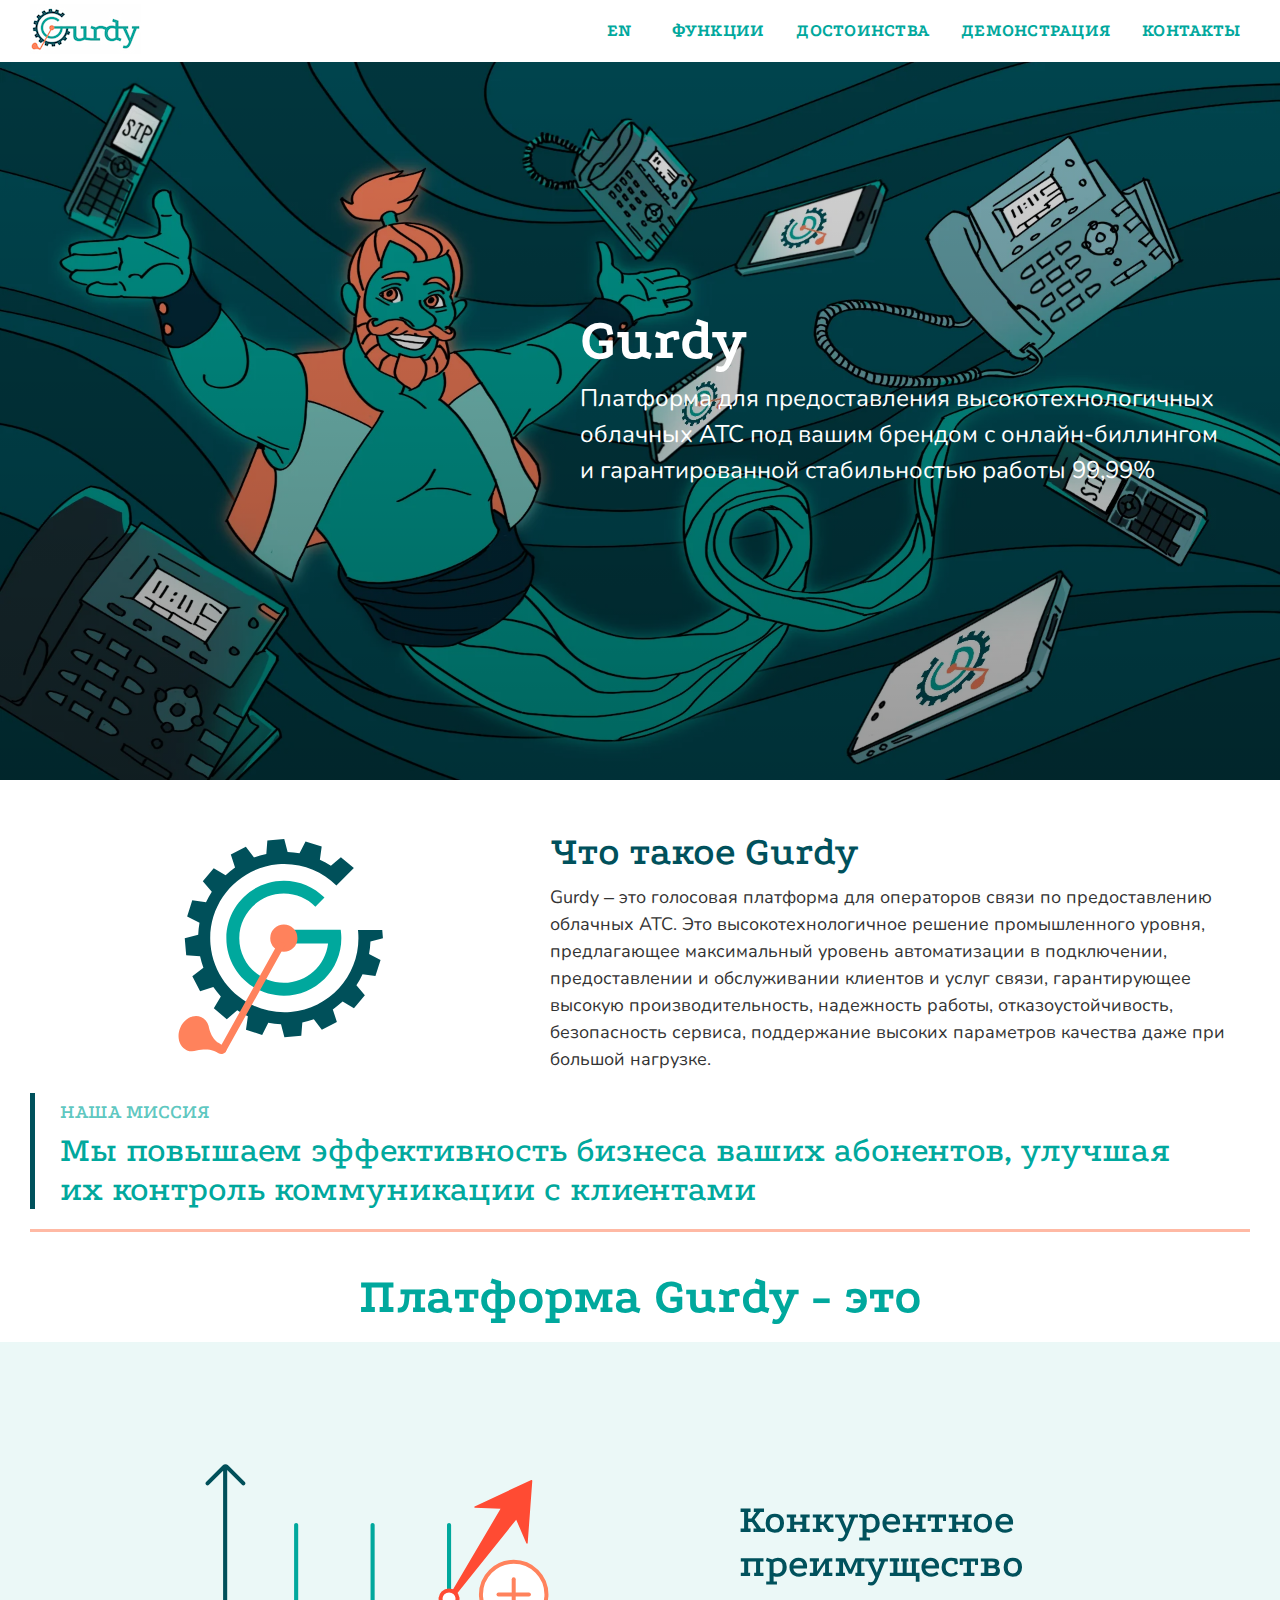
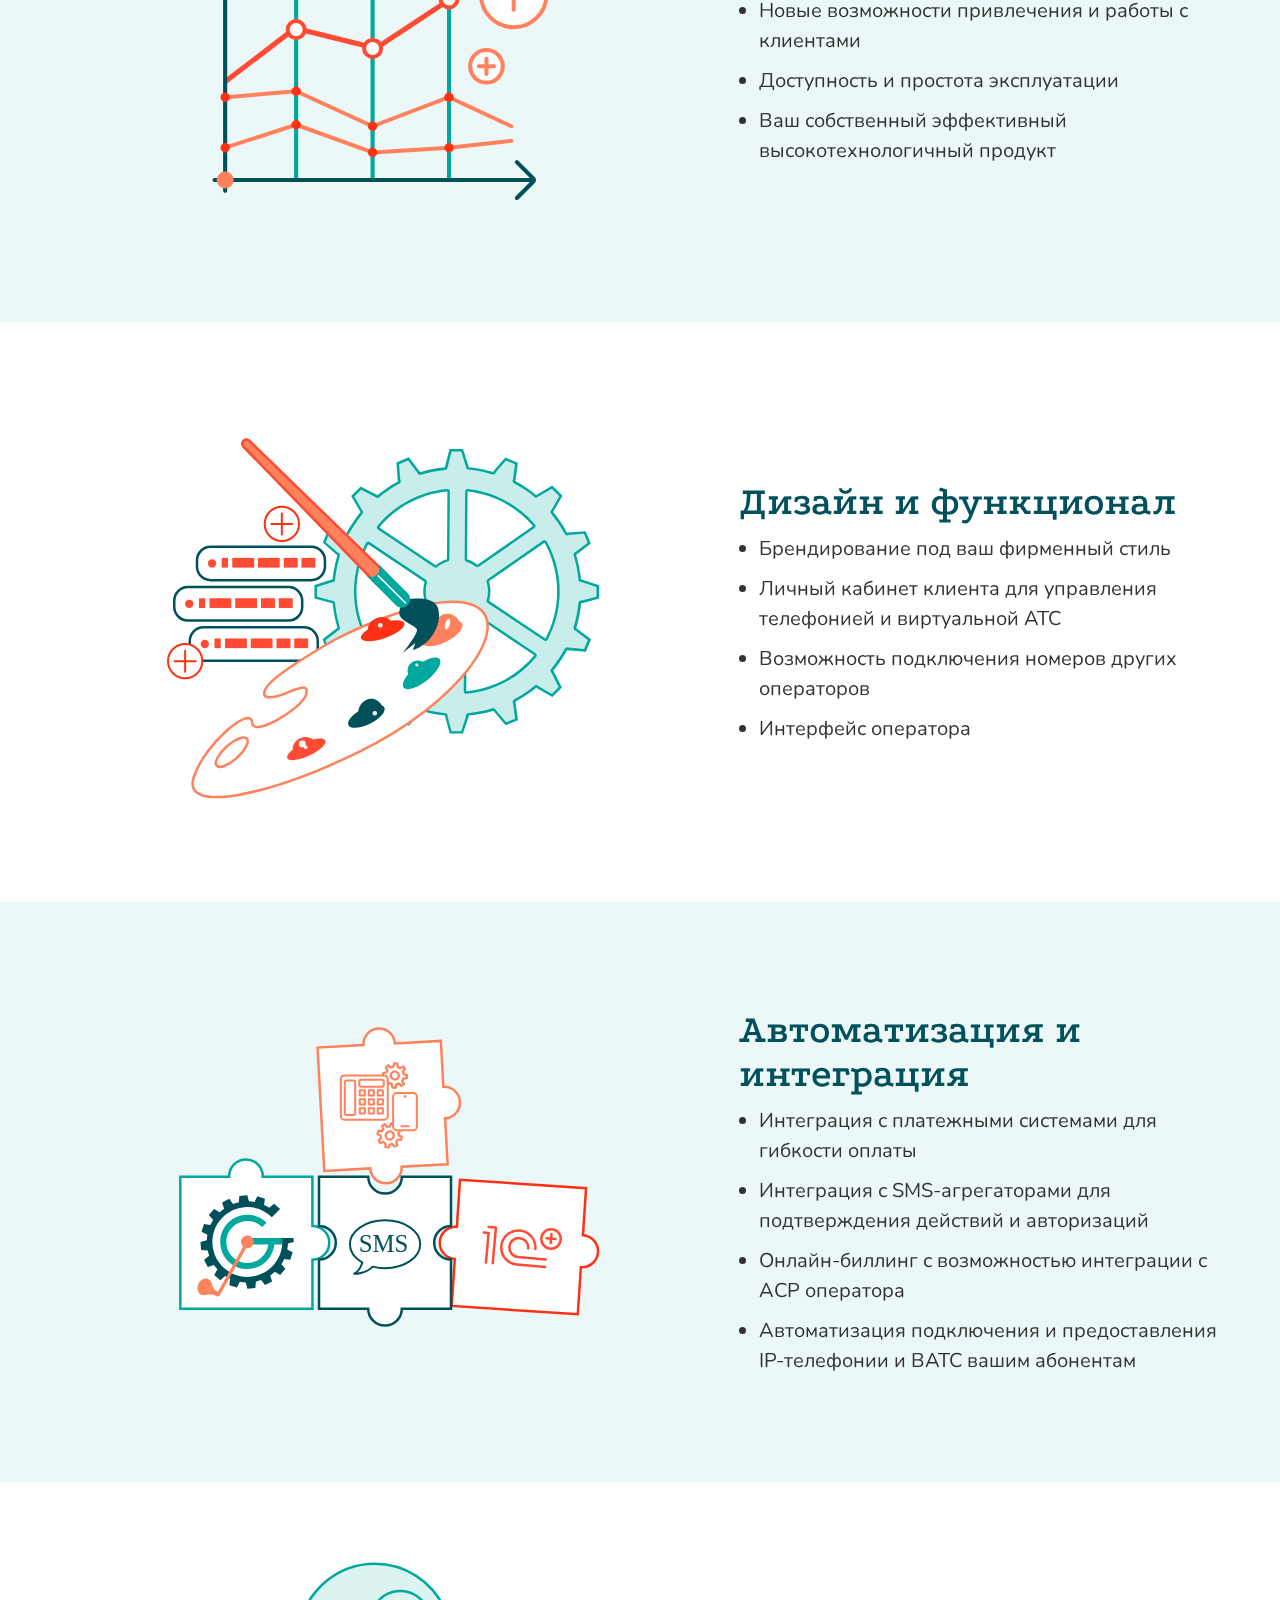
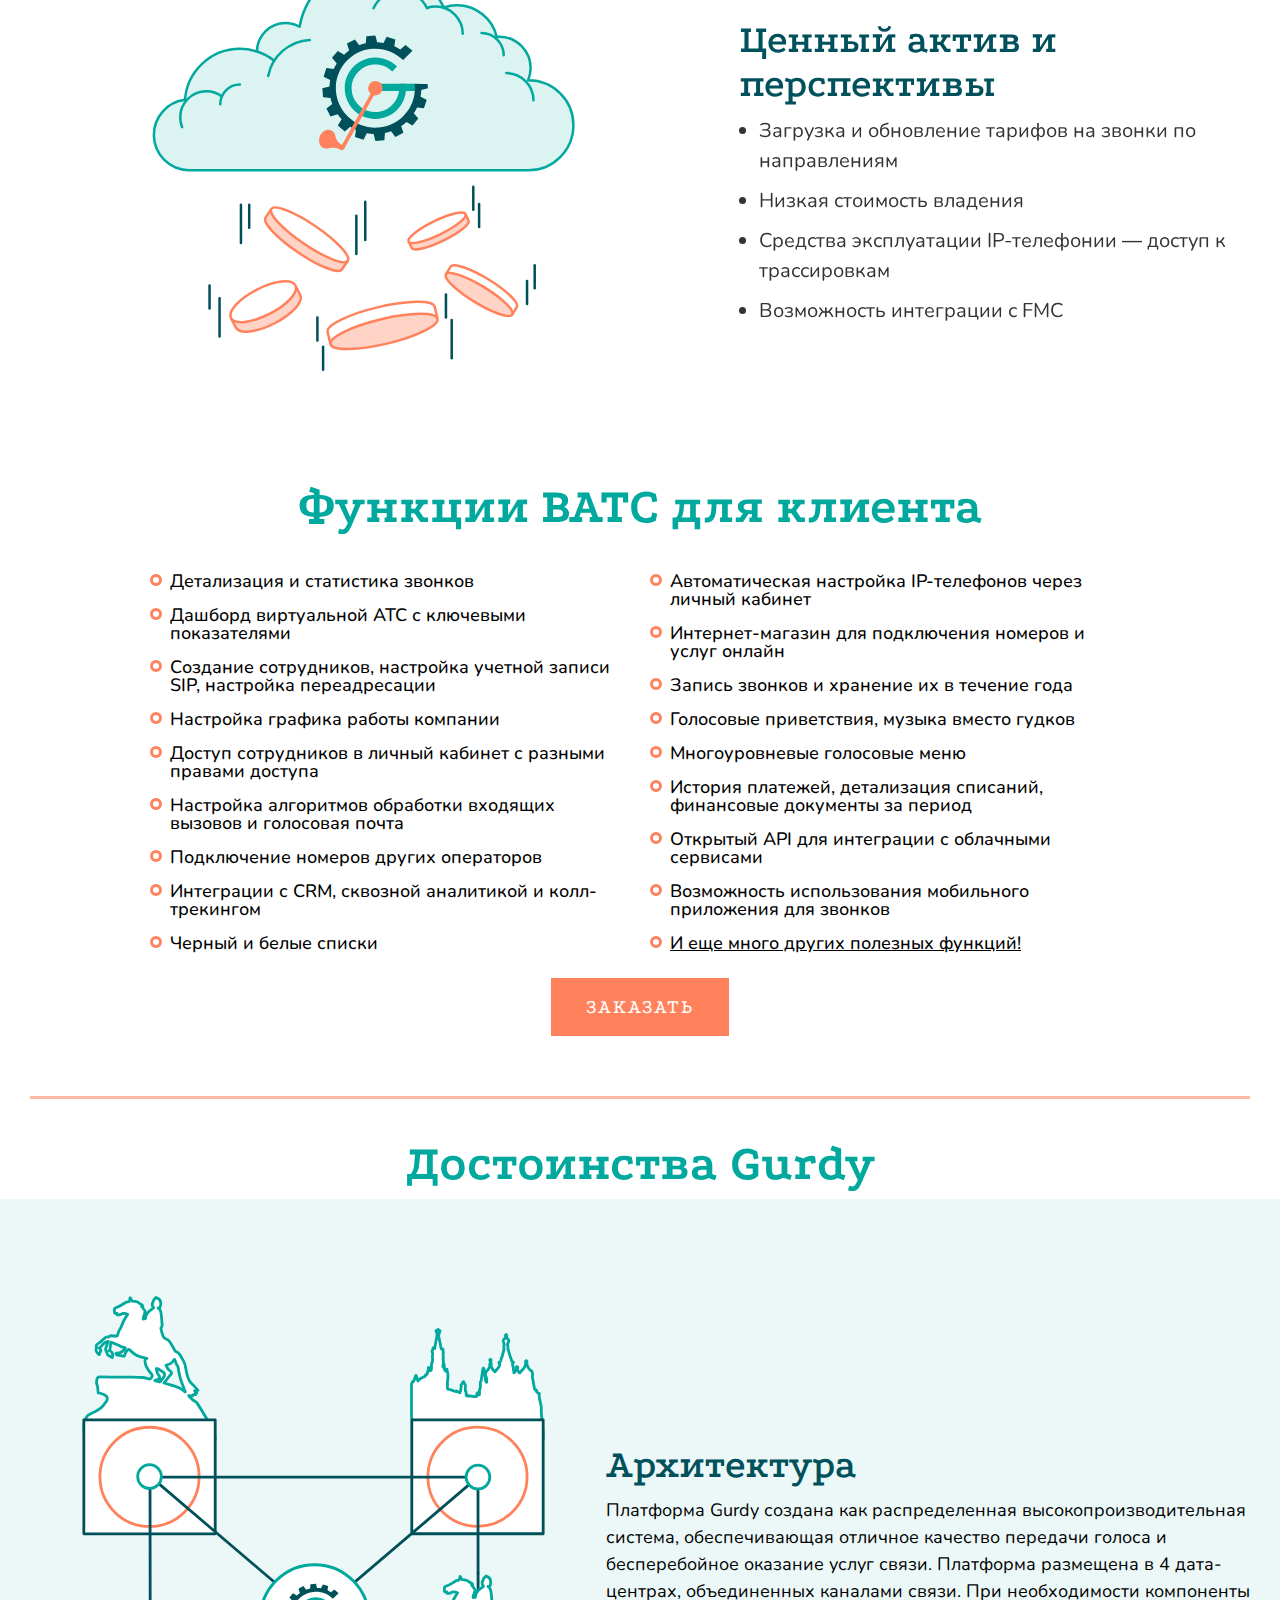
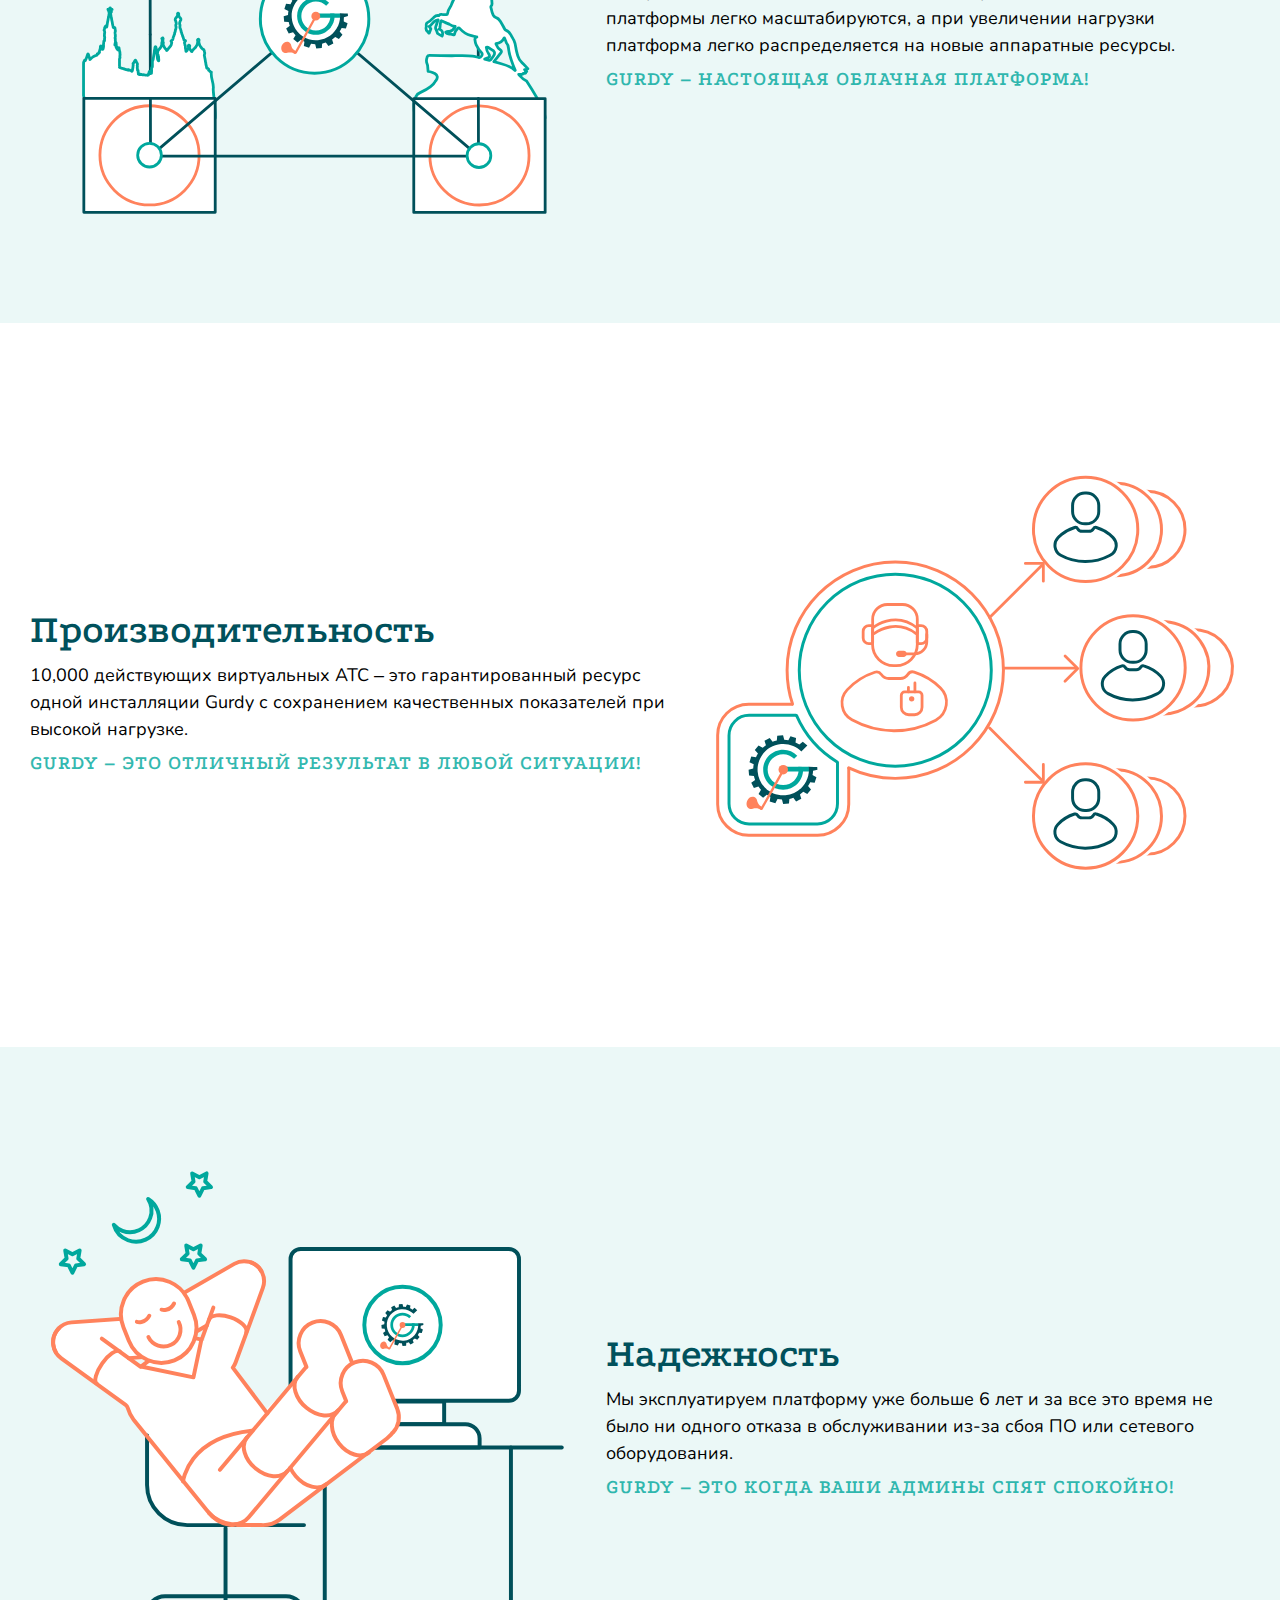
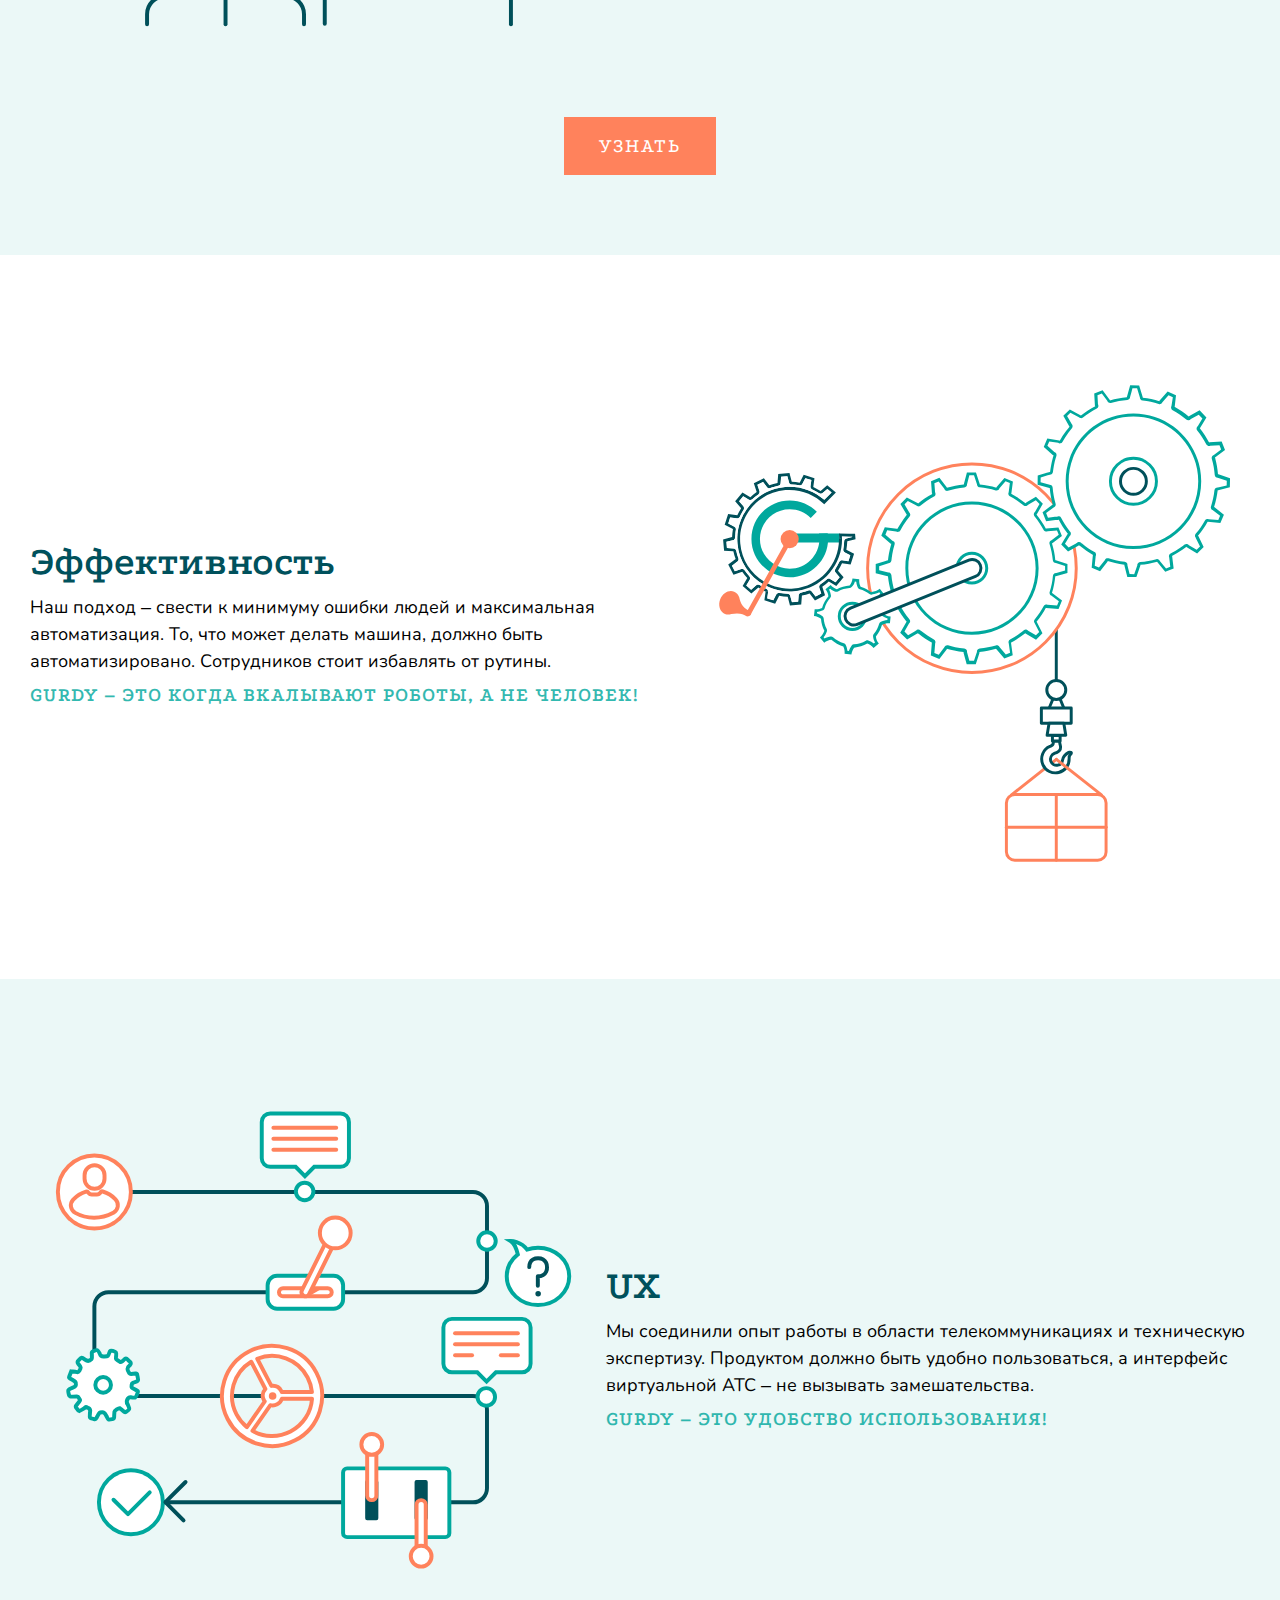
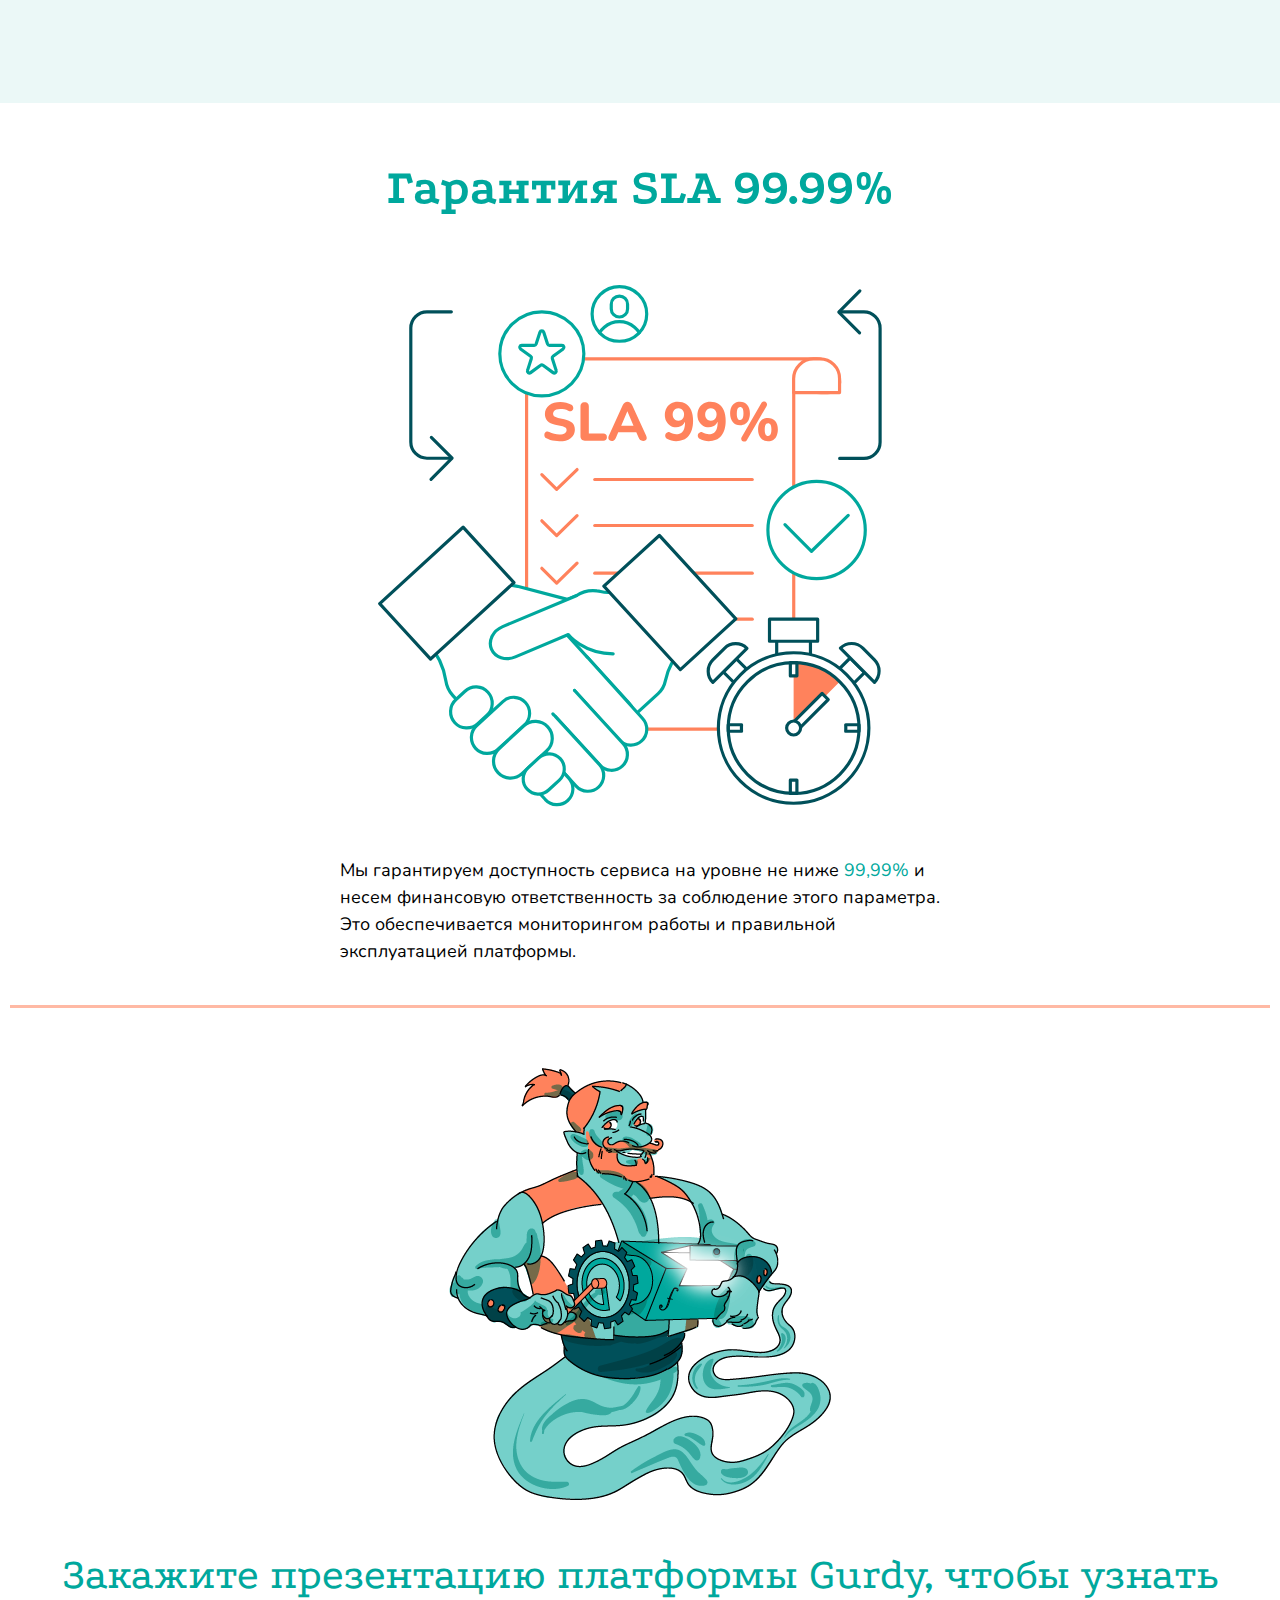
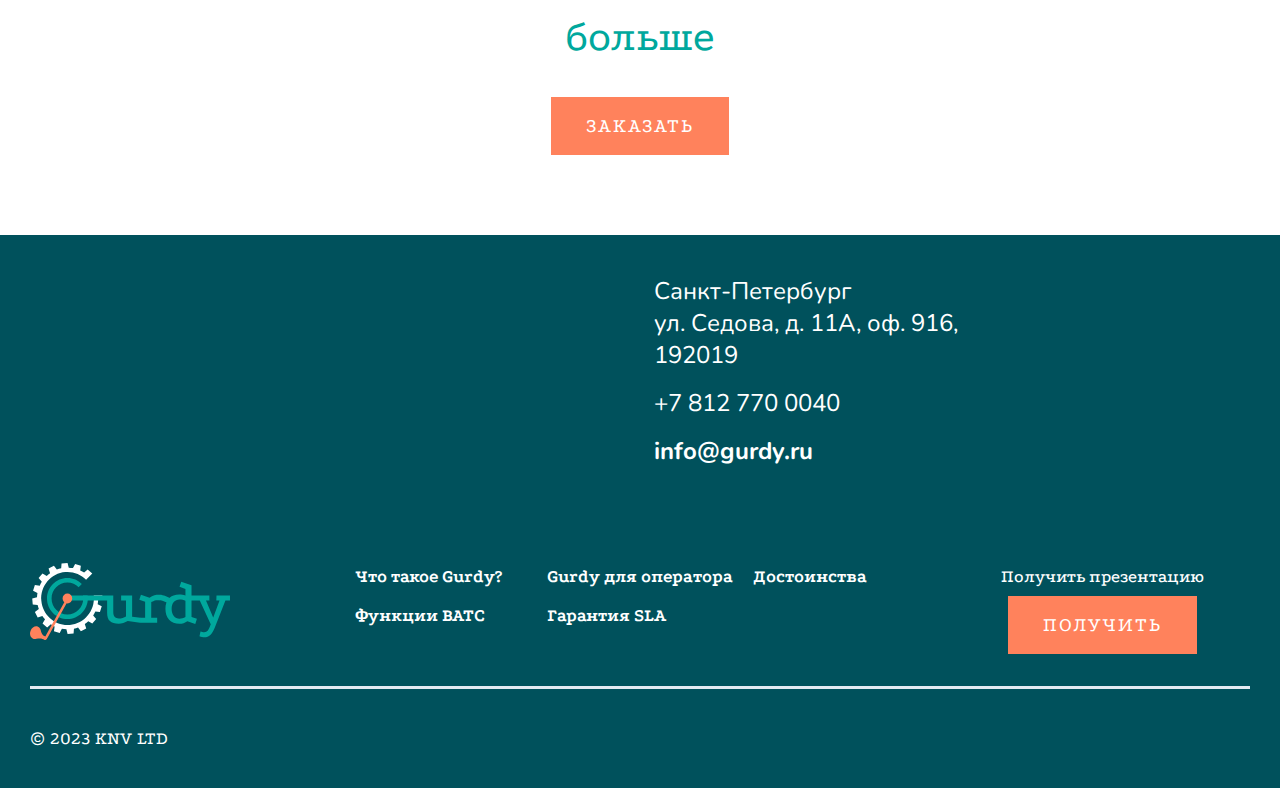
<file: index.html>
<!DOCTYPE html>
<html lang="ru">
<head>
  <meta charset="UTF-8">
  <meta content="width=device-width, initial-scale=1.0" name="viewport">
  <!--    <link rel="icon" href="./favicon.ico">-->
  <!--    <link rel="apple-touch-icon" href="./apple-touch-icon.png">-->
  <meta name="theme-color" content="#E6E8EC">
  <title>Gurdy</title>
  <link rel="stylesheet" href="./css/style.min.css">
  <script src="./js/swiper-bundle.min.js"></script>
  <script src="./js/parallax.min.js"></script>
  <script defer type="module" src="./js/main.js"></script>
  <link rel="shortcut icon" href="./favicon.png" type="image/x-icon">
</head>
<body>
<div class="container_body">
  <header class="header">
    <div class="container">
      <div class="header__wrapper">
        <div class="header__logo logo logo_header">
<!-- FIXIT -->
          <a href="./" class="logo__link">
            <img srcset="./images/logo.webp, ./images/logo_x2.webp x2"
                 src="./images/logo.jpg"
                 alt=""
                 title=""
            >
          </a>
        </div>
        <div class="header__right-block">
          <a href="./gurdy_en.html" class="header__link header__link_lang">EN</a>
          <nav class="nav nav_header">
            <ul class="nav__list">
              <li class="nav__item">
                <a href="#s_functions" class="nav__link header__link">Функции</a>
              </li>
              <li class="nav__item">
                <a href="#s_dignity" class="nav__link header__link">Достоинства</a>
              </li>
              <li class="nav__item">
                <a href="#s_demo" class="nav__link header__link">Демонстрация</a>
              </li>
              <li class="nav__item">
                <a href="#s_contacts" class="nav__link header__link">Контакты</a>
              </li>
            </ul>
          </nav>
        </div>
        <button type="button" id="burgerButton" class="btn_burger header__btn__burger">
          <span>menu</span>
        </button>
      </div>
    </div>
    <div id="scroll-progress"></div>
  </header>

  <main>
    <section class="hero">
      <div class="hero__shadow-wrapper"></div>
      <div class="container">
        <div class="hero__text">
          <h1 class="title_h1">Gurdy</h1>
          <p>Платформа для предоставления высокотехнологичных облачных АТС
            под вашим брендом с онлайн-биллингом
            и гарантированной стабильностью работы 99,99%</p>
        </div>
      </div>
    </section>

    <section class="about" id="s_about">
      <div class="container">
        <div class="about__intro">
          <div class="about__intro__image-wrapper"></div>
          <div class="about__intro__text">
            <h2 class="title_h3">Что такое Gurdy</h2>
            <p>Gurdy – это голосовая платформа для операторов связи по предоставлению облачных АТС. Это
              высокотехнологичное решение промышленного уровня, предлагающее максимальный уровень
              автоматизации в подключении, предоставлении и обслуживании клиентов и услуг связи,
              гарантирующее
              высокую производительность, надежность работы, отказоустойчивость, безопасность сервиса,
              поддержание высоких параметров качества даже при большой нагрузке.</p>
          </div>
        </div>
        <div class="about__mission quote">
          <h3 class="about__mission__title">НАША МИССИЯ</h3>
          <p>Мы повышаем эффективность бизнеса ваших абонентов, улучшая их контроль коммуникации с
            клиентами</p>
        </div>
      </div>
    </section>

    <section class="advantages" id="s_advantages">
      <div class="container">
        <h2 class="title_h2">Платформа Gurdy - это</h2>
      </div>

      <div class="advantages__list swiper" id="slider_advantages">
        <div class="swiper-wrapper">
          <div class="swiper-slide advantages__item-wrapper bg_turquoise">
            <div class="container">
              <div class="advantages__item advantages__item_1">
                <div class="advantages__item__image-wrapper"></div>
                <div class="advantages__item__text-block">
                  <h3 class="title_h3">Конкурентное преимущество</h3>
                  <ul class="advantages__item__list">
                    <li>Новые возможности привлечения и работы с клиентами</li>
                    <li>Доступность и простота эксплуатации</li>
                    <li>Ваш собственный эффективный высокотехнологичный продукт</li>
                  </ul>
                </div>
              </div>
            </div>
          </div>
          <div class="swiper-slide advantages__item-wrapper">
            <div class="container">
              <div class="advantages__item advantages__item_2">
                <div class="advantages__item__image-wrapper"></div>
                <div class="advantages__item__text-block">
                  <h3 class="title_h3">Дизайн и функционал</h3>
                  <ul class="advantages__item__list">
                    <li>Брендирование под ваш фирменный стиль</li>
                    <li>Личный кабинет клиента для управления телефонией и виртуальной АТС</li>
                    <li>Возможность подключения номеров других операторов</li>
                    <li>Интерфейс оператора</li>
                  </ul>
                </div>
              </div>
            </div>
          </div>
          <div class="swiper-slide advantages__item-wrapper bg_turquoise">
            <div class="container">
              <div class="advantages__item advantages__item_3">
                <div class="advantages__item__image-wrapper"></div>
                <div class="advantages__item__text-block">
                  <h3 class="title_h3">Автоматизация и интеграция</h3>
                  <ul class="advantages__item__list">
                    <li>Интеграция с платежными системами для гибкости оплаты</li>
                    <li>Интеграция с SMS-агрегаторами для подтверждения действий и авторизаций</li>
                    <li>Онлайн-биллинг с возможностью интеграции с АСР оператора</li>
                    <li>Автоматизация подключения и предоставления IP-телефонии и ВАТС вашим
                      абонентам
                    </li>
                  </ul>
                </div>
              </div>
            </div>
          </div>
          <div class="swiper-slide advantages__item-wrapper ">
            <div class="container">
              <div class="advantages__item advantages__item_4">
                <div class="advantages__item__image-wrapper"></div>
                <div class="advantages__item__text-block">
                  <h3 class="title_h3">Ценный актив и перспективы</h3>
                  <ul class="advantages__item__list">
                    <li>Загрузка и обновление тарифов на звонки по направлениям</li>
                    <li>Низкая стоимость владения</li>
                    <li>Средства эксплуатации IP-телефонии — доступ к трассировкам</li>
                    <li>Возможность интеграции с FMC</li>
                  </ul>
                </div>
              </div>
            </div>
          </div>
        </div>
        <div class="swiper-pagination"></div>
        <!--                <div class="swiper-button-prev"></div>-->
        <!--                <div class="swiper-button-next"></div>-->
      </div>
    </section>

    <section class="functions" id="s_functions">
      <div class="container">
        <h2 class="title_h2">Функции ВАТС для клиента</h2>
        <div class="functions__wrapper-lists">
          <ul class="functions__list">
            <li class="functions__list__item">Детализация и статистика звонков</li>
            <li class="functions__list__item">Дашборд виртуальной АТС с ключевыми показателями</li>
            <li class="functions__list__item">Создание сотрудников, настройка учетной записи SIP, настройка
              переадресации
            </li>
            <li class="functions__list__item">Настройка графика работы компании</li>
            <li class="functions__list__item">Доступ сотрудников в личный кабинет с разными правами
              доступа
            </li>
            <li class="functions__list__item">Настройка алгоритмов обработки входящих вызовов и голосовая
              почта
            </li>
            <li class="functions__list__item">Подключение номеров других операторов</li>
            <li class="functions__list__item">Интеграции с CRM, сквозной аналитикой и колл-трекингом</li>
            <li class="functions__list__item">Черный и белые списки</li>
          </ul>
          <ul class="functions__list">
            <li class="functions__list__item">Автоматическая настройка IP-телефонов через личный кабинет
            </li>
            <li class="functions__list__item">Интернет-магазин для подключения номеров и услуг онлайн</li>
            <li class="functions__list__item">Запись звонков и хранение их в течение года</li>
            <li class="functions__list__item">Голосовые приветствия, музыка вместо гудков</li>
            <li class="functions__list__item">Многоуровневые голосовые меню</li>
            <li class="functions__list__item">История платежей, детализация списаний, финансовые документы
              за
              период
            </li>
            <li class="functions__list__item">Открытый API для интеграции с облачными сервисами</li>
            <li class="functions__list__item">Возможность использования мобильного приложения для звонков
            </li>
            <li class="functions__list__item underline">И еще много других полезных функций!</li>
          </ul>
        </div>
        <div class="functions__btn-wrapper wrapper_center">
          <button
            class="btn btn_orange callback__submit callback_init"
            type="button"
            data-title="Заказать презентацию"
          >
            Заказать 
          </button>
        </div>
        <div class="functions__divider"></div>
      </div>
    </section>

    <section class="dignity" id="s_dignity">
      <div class="container">
        <h2 class="title_h2">Достоинства Gurdy</h2>
      </div>
      <div class="dignity__list">
        <div class="dignity__item bg_turquoise">
          <div class="container">
            <div class="dignity__item__image-wrapper">
              <img src="./images/assets/arch2.svg" alt="">
            </div>
            <div class="dignity__item__text-block">
              <h3 class="title_h3">Архитектура</h3>
              <p class="dignity__text">
                Платформа Gurdy создана как распределенная высокопроизводительная система,
                обеспечивающая
                отличное качество передачи голоса и бесперебойное оказание услуг связи. Платформа
                размещена
                в 4 дата-центрах, объединенных каналами связи. При необходимости компоненты платформы
                легко
                масштабируются, а при увеличении нагрузки платформа легко распределяется на новые
                аппаратные
                ресурсы.
              </p>
              <p class="dignity__text_main">
                GURDY – НАСТОЯЩАЯ ОБЛАЧНАЯ ПЛАТФОРМА!
              </p>
            </div>
          </div>
        </div>

        <div class="dignity__item dignity__item_reverse">
          <div class="container">
            <div class="dignity__item__image-wrapper">
              <img src="./images/dig2.svg" alt="">
            </div>
            <div class="dignity__item__text-block">
              <h3 class="title_h3">Производительность</h3>
              <p class="dignity__text">
                10,000 действующих виртуальных АТС – это гарантированный ресурс одной инсталляции Gurdy
                с
                сохранением качественных показателей при высокой нагрузке.
              </p>
              <p class="dignity__text_main">
                GURDY – ЭТО ОТЛИЧНЫЙ РЕЗУЛЬТАТ В ЛЮБОЙ СИТУАЦИИ!
              </p>
            </div>
          </div>
        </div>

        <div class="dignity__item bg_turquoise">
          <div class="container">
            <div class="dignity__item__image-wrapper">
              <img src="./images/dig3.svg" alt="">
            </div>
            <div class="dignity__item__text-block">
              <h3 class="title_h3">Надежность</h3>
              <p class="dignity__text">
                Мы эксплуатируем платформу уже больше 6 лет и за все это время не было ни одного отказа
                в
                обслуживании из-за сбоя ПО или сетевого оборудования.
              </p>
              <p class="dignity__text_main">
                GURDY – ЭТО КОГДА ВАШИ АДМИНЫ СПЯТ СПОКОЙНО!
              </p>
            </div>
            <div class="dignity__item__btn-wrapper wrapper_center">
              <button
                class="btn btn_orange callback__submit callback_init"
                type="button"
                data-title="Узнать подробнее"
              >
                УЗНАТЬ
              </button>

            </div>
          </div>
        </div>

        <div class="dignity__item dignity__item_reverse">
          <div class="container">
            <div class="dignity__item__image-wrapper">
              <img src="./images/dig4.svg" alt="">
            </div>
            <div class="dignity__item__text-block">
              <h3 class="title_h3">Эффективность</h3>
              <p class="dignity__text">
                Наш подход – свести к минимуму ошибки людей и максимальная автоматизация. То, что может
                делать машина, должно быть автоматизировано. Сотрудников стоит избавлять от рутины.
              </p>
              <p class="dignity__text_main">
                GURDY – ЭТО КОГДА ВКАЛЫВАЮТ РОБОТЫ, А НЕ ЧЕЛОВЕК!
              </p>
            </div>
          </div>
        </div>

        <div class="dignity__item bg_turquoise">
          <div class="container">
            <div class="dignity__item__image-wrapper">
              <img src="./images/dig5.svg" alt="">
            </div>
            <div class="dignity__item__text-block">
              <h3 class="title_h3">UX</h3>
              <p class="dignity__text">
                Мы соединили опыт работы в области телекоммуникациях и техническую экспертизу. Продуктом
                должно быть удобно пользоваться, а интерфейс виртуальной АТС – не вызывать
                замешательства.
              </p>
              <p class="dignity__text_main">
                GURDY – ЭТО УДОБСТВО ИСПОЛЬЗОВАНИЯ!
              </p>
            </div>
          </div>
        </div>
      </div>
    </section>

    <section class="sla" id="s_sla">
      <div class="container">
        <div class="sla__wrapper">
          <h2 class="title_h2">Гарантия SLA 99.99%</h2>
          <div class="sla__image-wrapper">
            <img src="./images/assets/sla.svg" alt="">
          </div>
          <p class="sla__text">
            Мы гарантируем доступность сервиса на уровне не ниже <span class="turquoise">99,99%</span> и
            несем финансовую ответственность за
            соблюдение этого параметра. Это обеспечивается мониторингом работы и правильной эксплуатацией
            платформы.
          </p>
        </div>
      </div>
    </section>

    <section class="demo" id="s_demo">
      <div class="container">
        <div class="wrapper_center">
          <div class="demo__image-wrapper">
            <div id="scene">
              <div data-depth="0.6">
                <img src="./images/jin.png" alt="">
              </div>
            </div>
          </div>
        </div>
        <h2 class="title_h2 demo__title">Закажите презентацию платформы Gurdy, чтобы узнать больше</h2>
        <div class="wrapper_center">
          <button
            class="btn btn_orange callback__submit callback_init"
            type="button"
            data-title="Заказать демонстрацию"
          >
            Заказать
          </button>
        </div>
      </div>
    </section>

    <section class="contacts" id="s_contacts">
      <div class="contacts__half-block contacts__half-block_left">
        <div class="map" id="map">
          <script type="text/javascript" charset="utf-8" async
                  src="https://api-maps.yandex.ru/services/constructor/1.0/js/?um=constructor%3Ae15bbfb469bd0a392e2d10a46de290c048b380316b659c5638ba21c5c6e3588b&amp;width=100%25&amp;height=500&amp;lang=ru_RU&amp;scroll=false">
          </script>
        </div>
      </div>
      <div class="contacts__half-block contacts__half-block_right">
        <ul class="contacts__list contacts__list">
          <li class="contacts__item contacts__item_address">
            <div class="">Санкт-Петербург<br>
              ул. Седова, д. 11А, оф. 916,<br>
              192019
            </div>
          </li>
          <li class="contacts__item">
            <a href="tel:78127700040" class="contacts__link contacts__link_phone">
              <span class="contacts__phone__number">+7 812 770 0040</span>
            </a>
          </li>
          <li class="contacts__item">
            <a href="mailto:info@gurdy.ru" class="contacts__link contacts__link_email">info@gurdy.ru</a>
          </li>
        </ul>
      </div>
    </section>
  </main>

  <footer class="footer">
    <div class="container">
      <div class="footer__top">
        <div class="footer__logo logo logo_footer">
          <a href="#" class="logo__link">
            <img src="./images/white_logo.svg"
                 class="logo__img"
                 alt=""
                 title=""
            >
          </a>
        </div>
        <nav class="nav nav_footer">
          <ul class="nav__list">
            <li class="nav__item">
              <a href="#s_about" class="nav__link">Что такое Gurdy?</a>
            </li>
            <li class="nav__item">
              <a href="#s_advantages" class="nav__link">Gurdy для оператора</a>
            </li>
            <li class="nav__item">
              <a href="#s_dignity" class="nav__link">Достоинства</a>
            </li>
            <li class="nav__item">
              <a href="#s_functions" class="nav__link">Функции ВАТС</a>
            </li>
            <li class="nav__item">
              <a href="#s_sla" class="nav__link">Гарантия SLA</a>
            </li>
          </ul>
        </nav>
        <div class="callback footer__top__callback">
          <h4 class="callback__title">Получить презентацию</h4>
          <button
            class="btn btn_orange callback__submit callback_init"
            type="button"
            data-title="Получить презентацию"
          >
            Получить
          </button>
        </div>
      </div>
      <div class="footer__bottom">
        <div class="footer__copyright">© 2023 KNV LTD</div>
      </div>
    </div>
  </footer>

  <div class="modal" id="modal" tabindex="-1" role="dialog">
    <div class="modal__dialog">
      <div class="modal__content">
        <div class="modal__close-wrapper">
          <button type="button" class="btn_close"><span>закрыть</span></button>
        </div>
        <form name="form_callback" action="#" class="modal__form" method="post" enctype="multipart/form-data" id="form_callback">
          <h4 class="modal__title">Форма обратной связи</h4>
          <div class="modal__fields-wrapper">
            <label for="fields[name_1]-2" class="label cc-light"> Ваше Имя</label>
            <input type="text"
                   class="modal__input"
                   autofocus="true"
                   maxlength="256"
                   name="fields[name_1]"
                   data-name="fields[name_1]"
                   placeholder=""
                   id="fields[name_1]-2"
                   required="">
            <label
              for="fields[6379_1][14251]-14252" class="label cc-light">Телефон</label>
            <input type="tel" 
                   class="modal__input" 
                   maxlength="256" 
                   name="fields[6379_1][14251]"
                   data-name="fields[6379_1][14251]" 
                   placeholder="+7 999 9999999"
                   id="fields[6379_1][14251]-14252" 
                   required="">
            <label for="fields[6381_1][14263]-14264"
                   class="label cc-light">Email</label>
            <input type="email" 
                   class="modal__input" 
                   maxlength="256" 
                   name="fields[6381_1][14263]"
                   data-name="fields[6381_1][14263]" 
                   placeholder="example@company.ru"
                   id="fields[6381_1][14263]-14264" 
                   required="">
          </div>

          <div class="">
            <input type="hidden" name="form_id" value="1010307">
            <input type="hidden" name="hash" value="3904d2c832a7fd6d5134190237be3a73">
            <input type="hidden" name="modalName" value="">
          </div>
          <div class="wrapper_center">
            <button type="submit" class="btn btn_orange btn_submit"></button>
            <div class="modal__status"></div>
          </div>
        </form>
      </div>
    </div>
  </div>
</div>
</body>
</html>
</file>
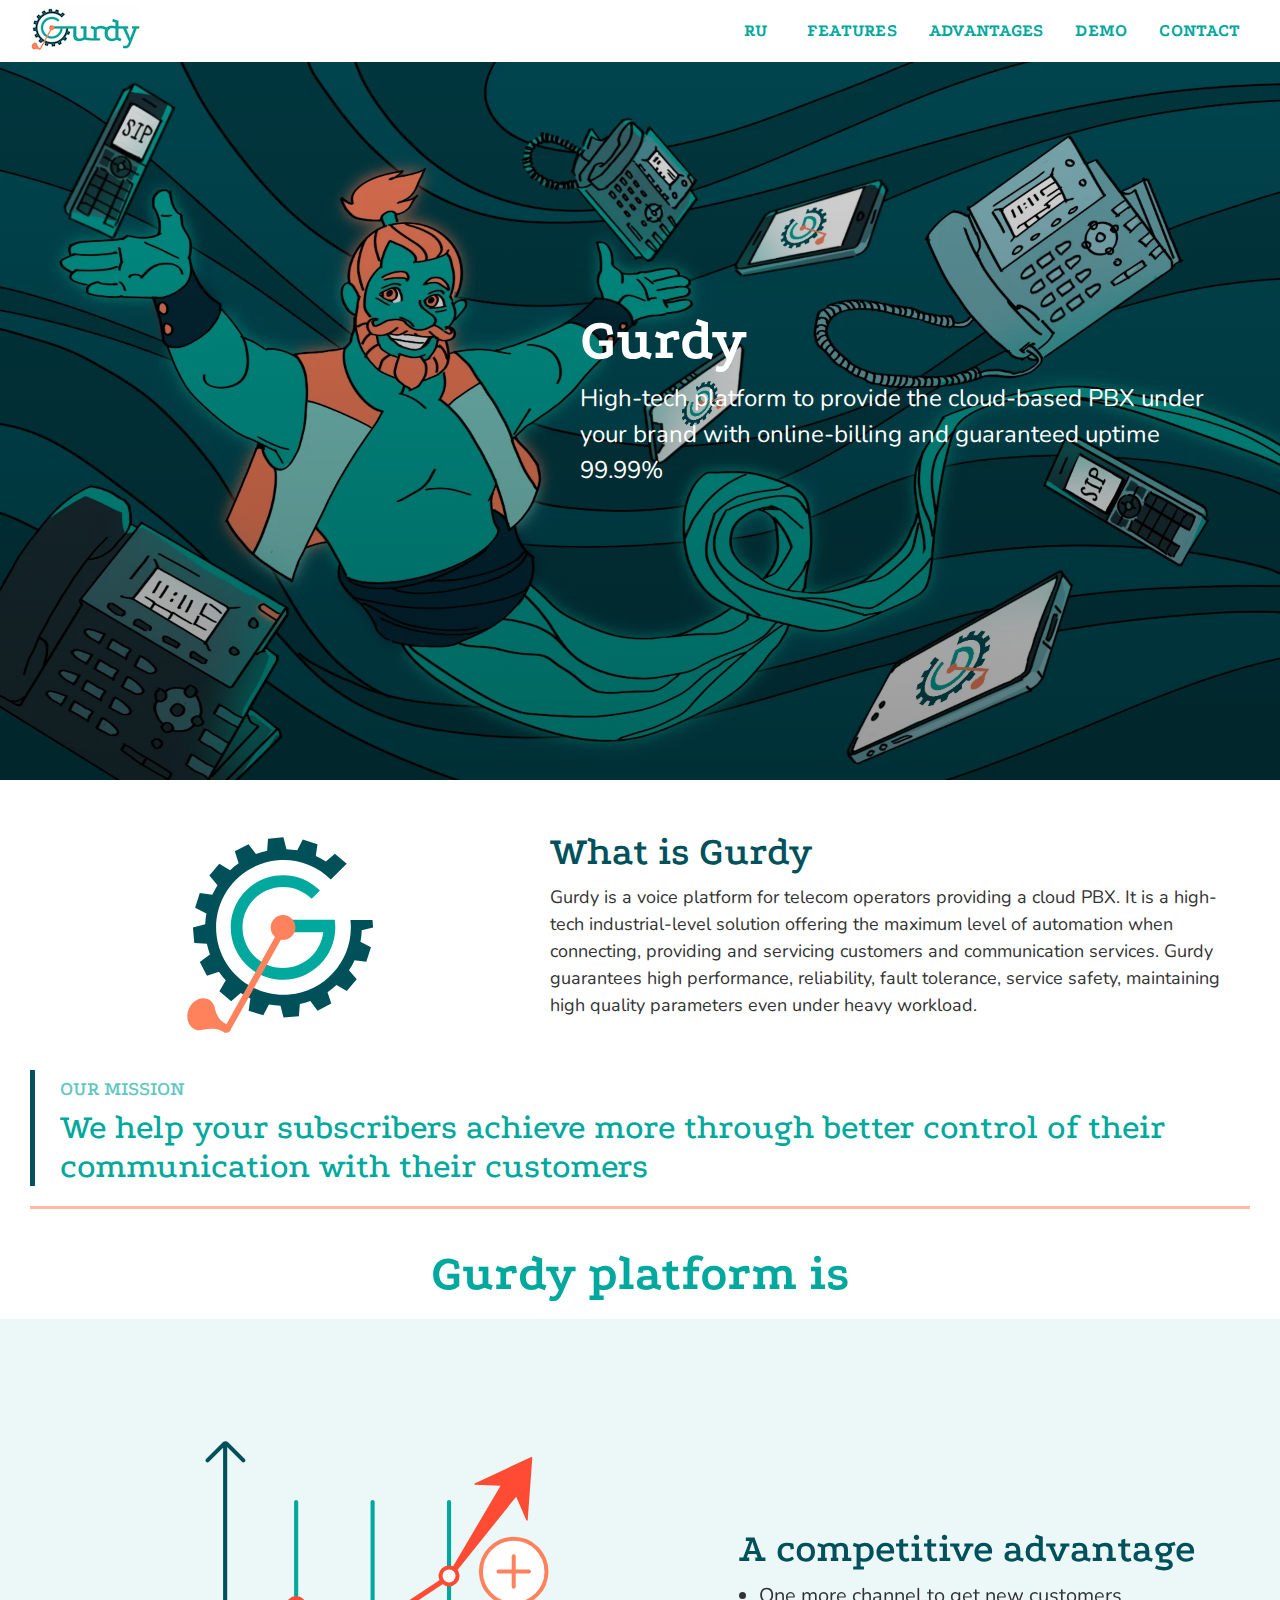
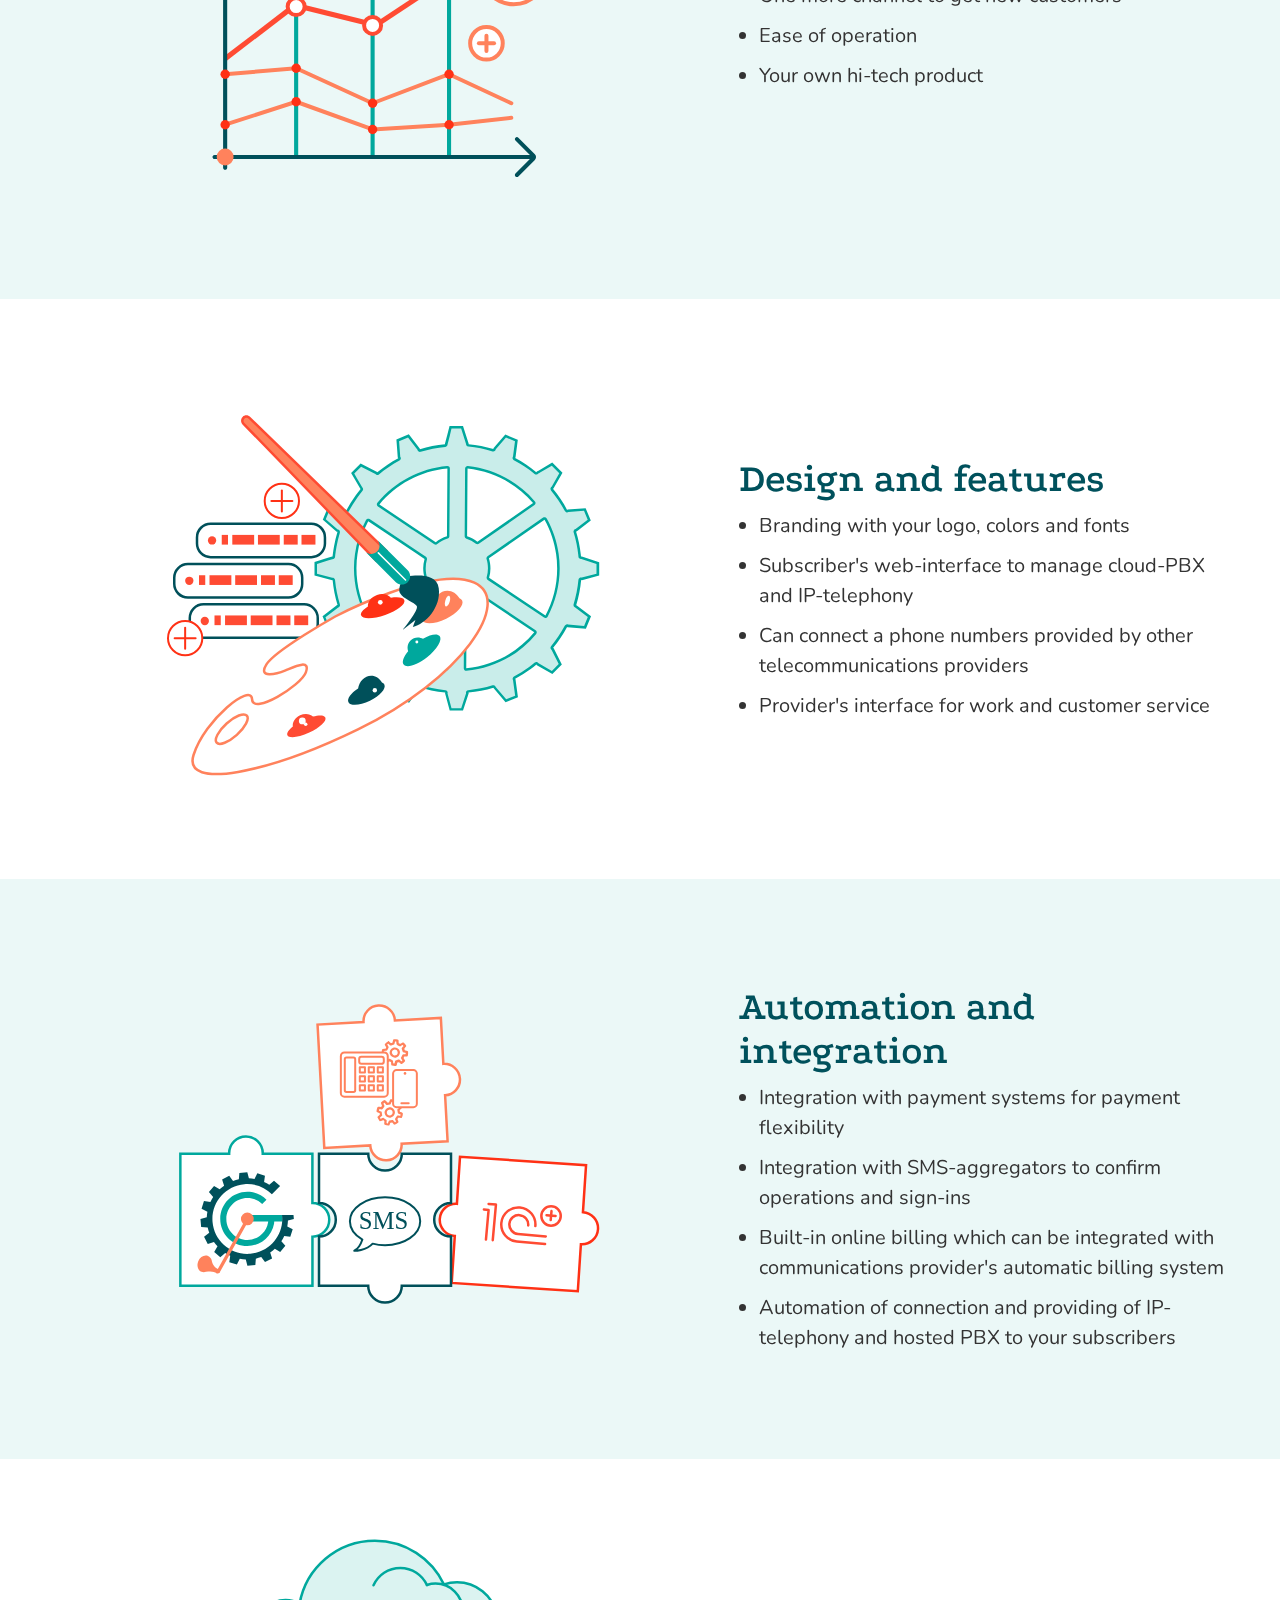
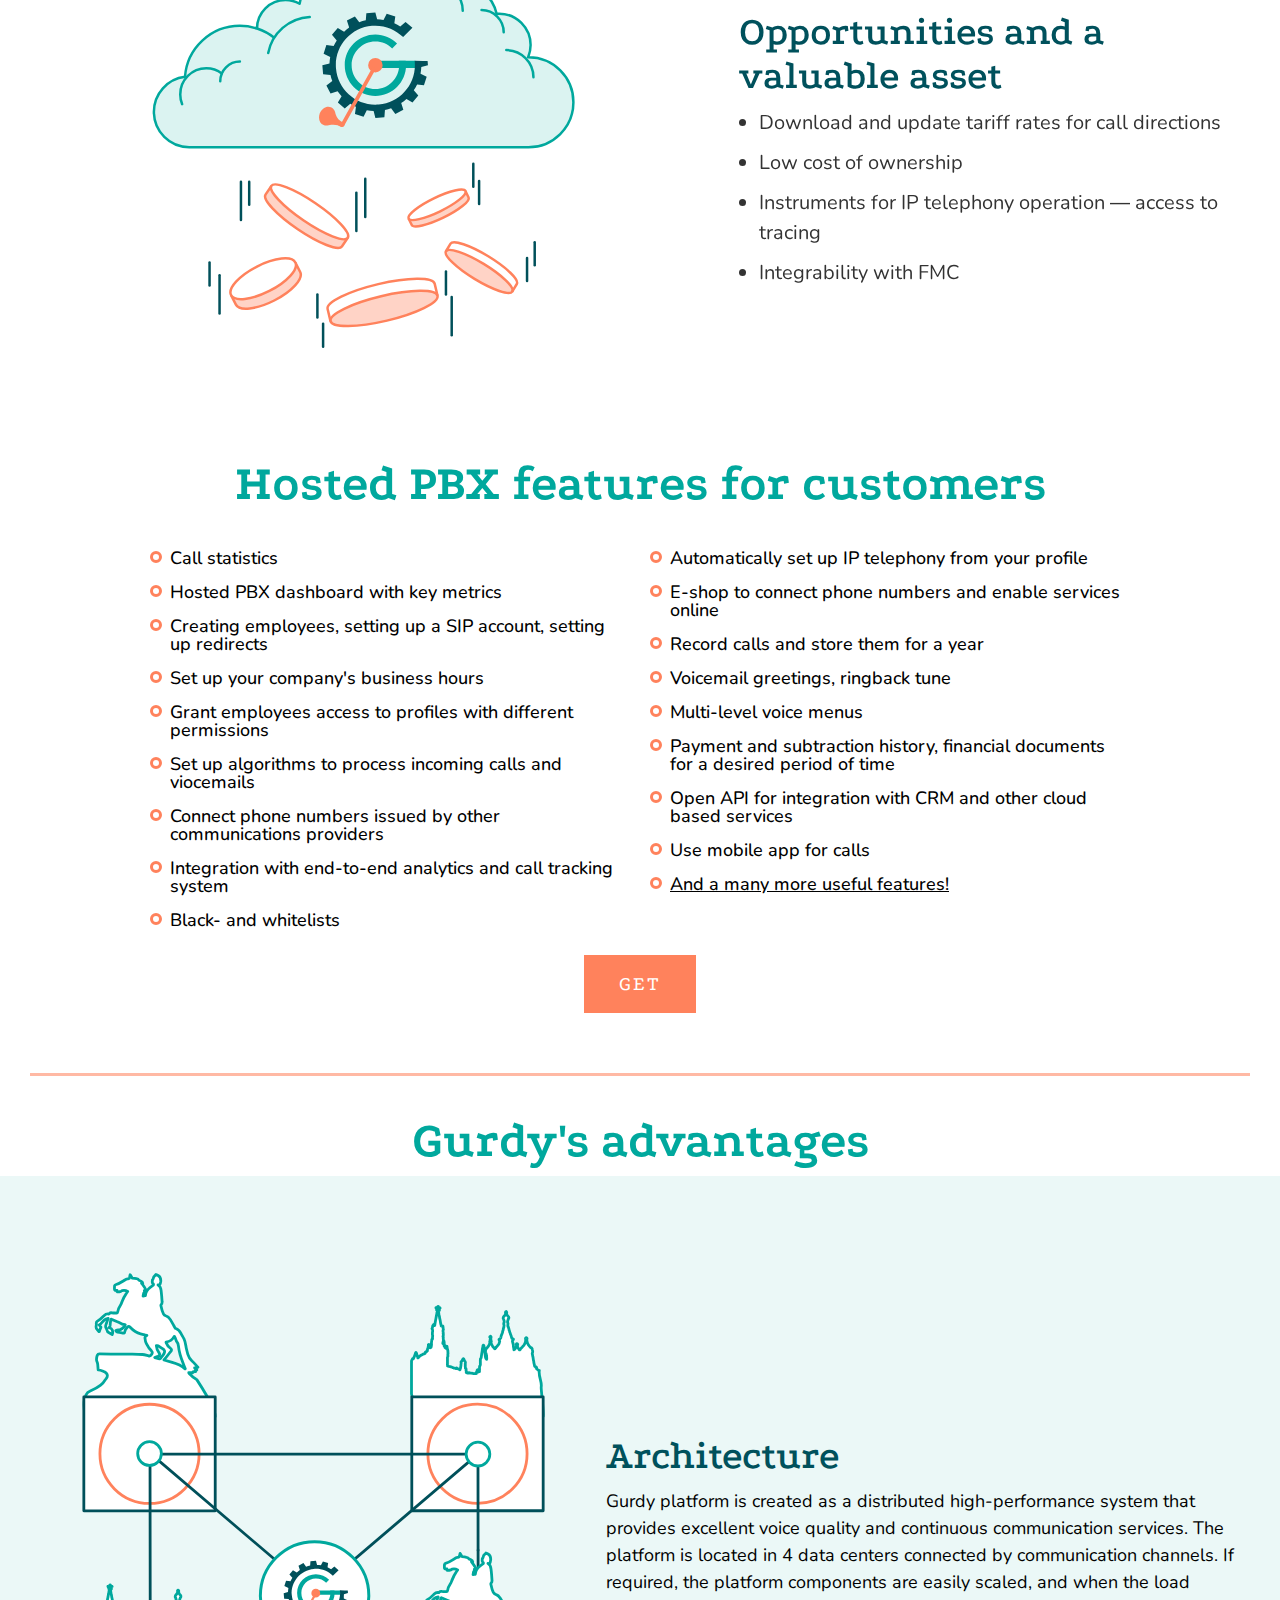
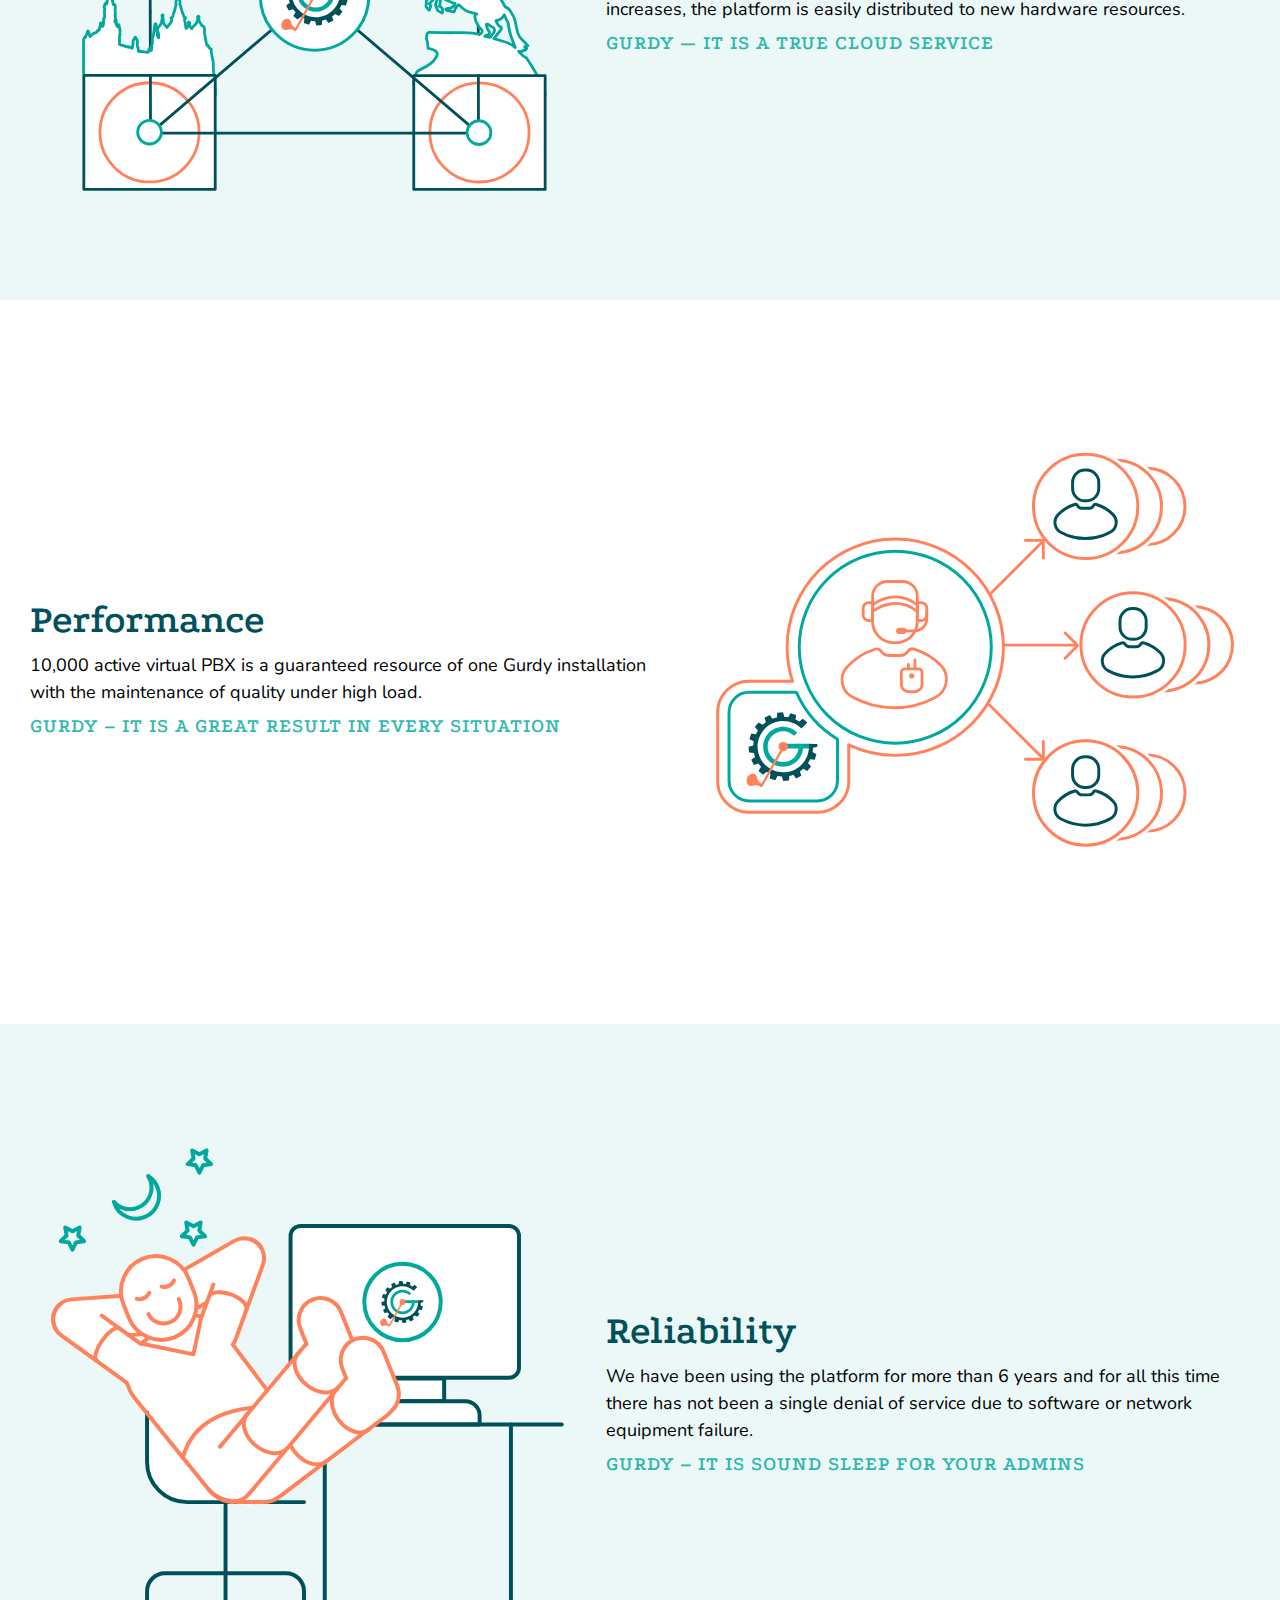
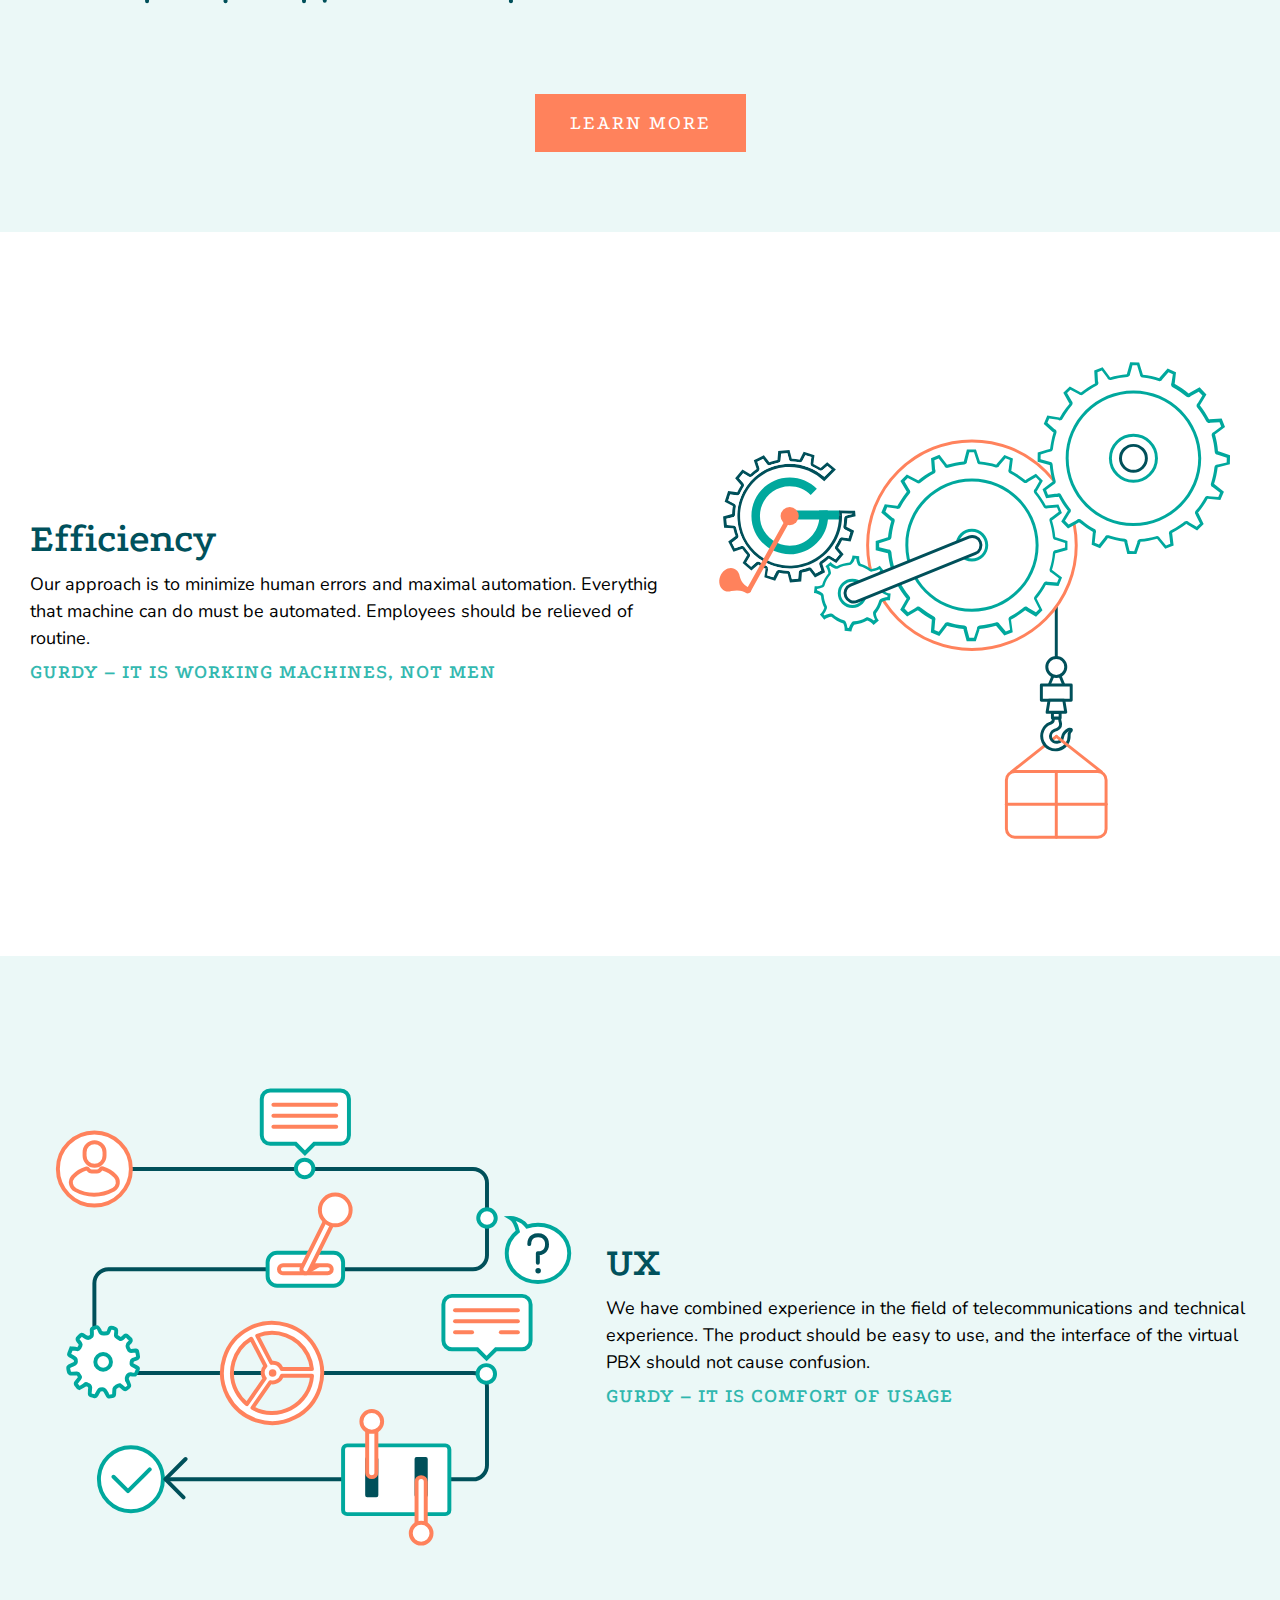
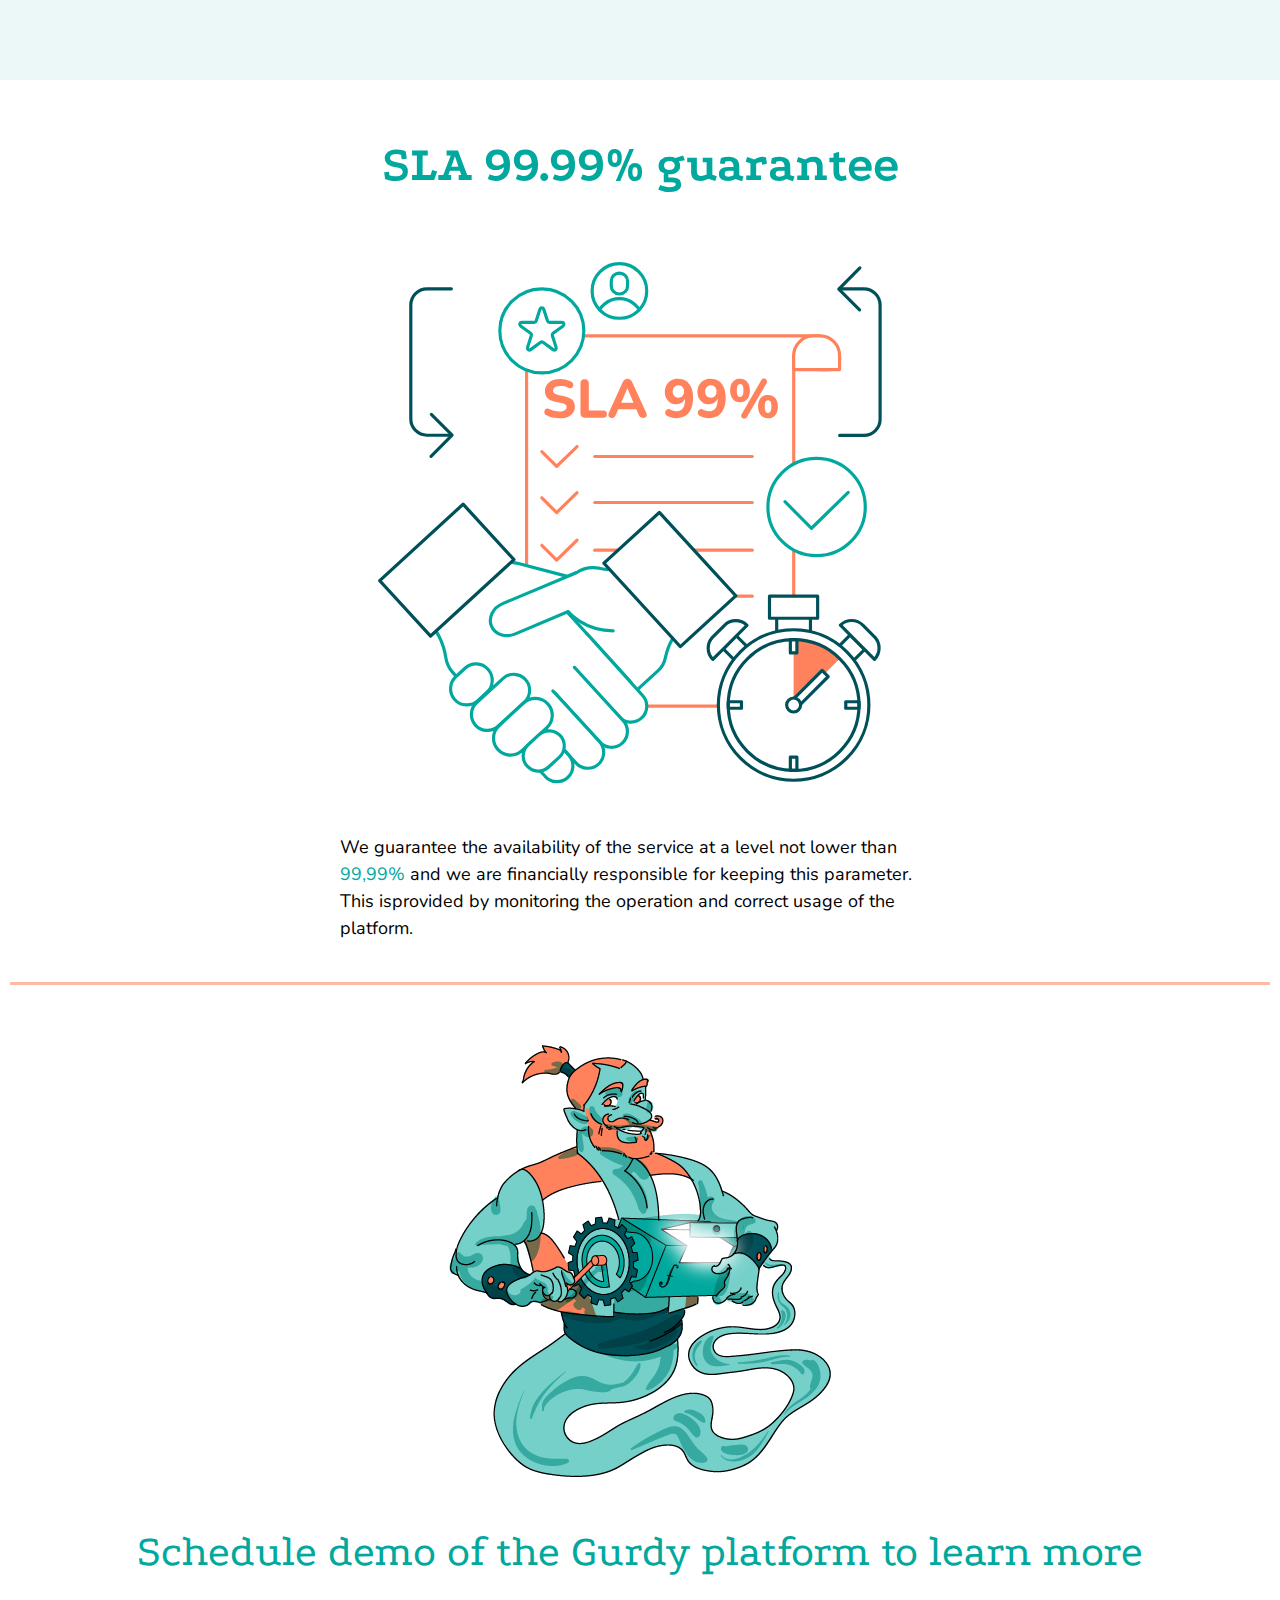
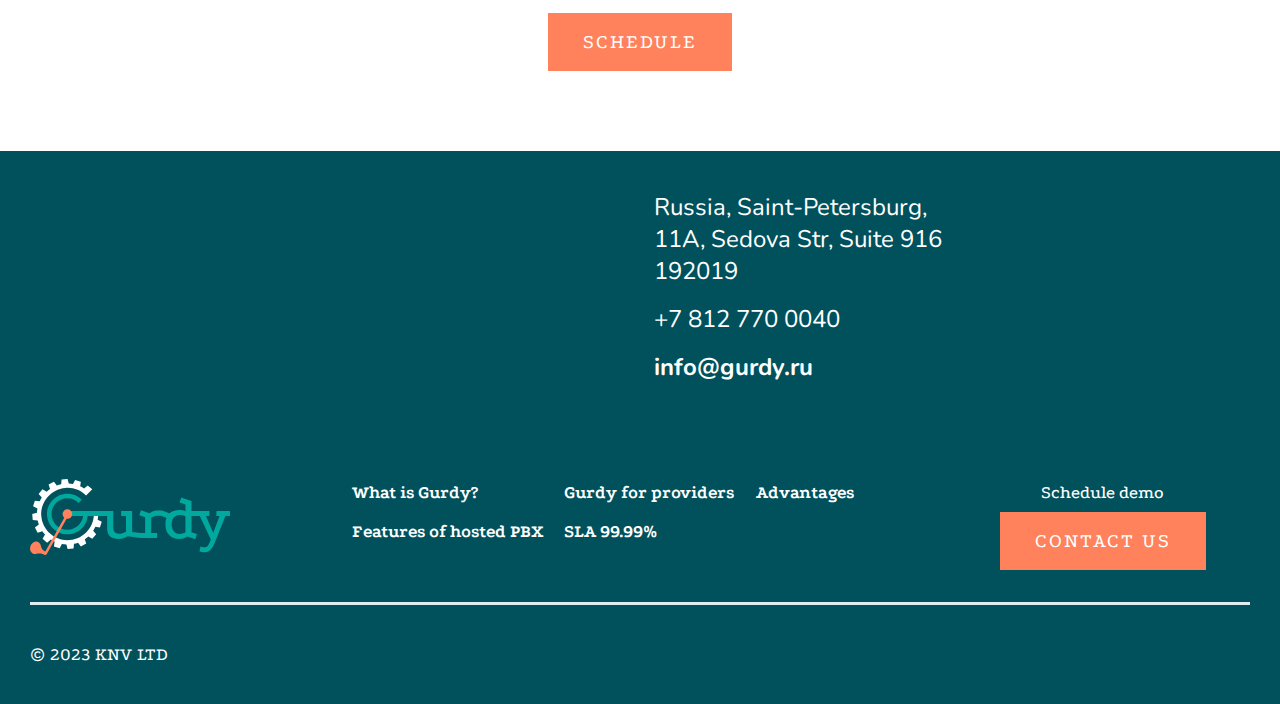
<file: gurdy_en.html>
<!DOCTYPE html>
<html lang="ru">
<head>
  <meta charset="UTF-8">
  <meta content="width=device-width, initial-scale=1.0" name="viewport">
  <!--    <link rel="icon" href="./favicon.ico">-->
  <!--    <link rel="apple-touch-icon" href="./apple-touch-icon.png">-->
  <meta name="theme-color" content="#E6E8EC">
  <title>Gurdy</title>
  <link rel="stylesheet" href="./css/style.min.css">
  <script src="./js/swiper-bundle.min.js"></script>
  <script src="./js/parallax.min.js"></script>
  <script defer type="module" src="./js/main.js"></script>
  <link rel="shortcut icon" href="./favicon.png" type="image/x-icon">
</head>
<body>
<div class="container_body">
  <header class="header">
    <div class="container">
      <div class="header__wrapper">
        <div class="header__logo logo logo_header">
          <a href="/" class="logo__link">
            <img srcset="./images/logo.webp, ./images/logo_x2.webp x2"
                 src="./images/logo.jpg"
                 alt=""
                 title=""
            >
          </a>
        </div>
        <div class="header__right-block">
          <a href="./index.html" class="header__link header__link_lang">RU</a>
          <nav class="nav nav_header">
            <ul class="nav__list">
              <li class="nav__item">
                <a href="#s_functions" class="nav__link header__link">FEATURES</a>
              </li>
              <li class="nav__item">
                <a href="#s_dignity" class="nav__link header__link">ADVANTAGES</a>
              </li>
              <li class="nav__item">
                <a href="#s_demo" class="nav__link header__link">DEMO</a>
              </li>
              <li class="nav__item">
                <a href="#s_contacts" class="nav__link header__link">CONTACT</a>
              </li>
            </ul>
          </nav>
        </div>
        <button type="button" id="burgerButton" class="btn_burger header__btn__burger">
          <span>menu</span>
        </button>
      </div>
    </div>
    <div id="scroll-progress"></div>
  </header>

  <main>
    <section class="hero">
      <div class="hero__shadow-wrapper"></div>
      <div class="container">
        <div class="hero__text">
          <h1 class="title_h1">Gurdy</h1>
          <p>High-tech platform to provide the cloud-based PBX under your brand with
            online-billing and guaranteed uptime 99.99%</p>
        </div>
      </div>
    </section>

    <section class="about" id="s_about">
      <div class="container">
        <div class="about__intro">
          <div class="about__intro__image-wrapper"></div>
          <div class="about__intro__text">
            <h2 class="title_h3">What is Gurdy</h2>
            <p>Gurdy is a voice platform for telecom operators providing a cloud PBX. It is a high-tech
              industrial-level solution offering the maximum level of automation when connecting,
              providing and servicing customers and communication services. Gurdy guarantees high
              performance, reliability, fault tolerance, service safety, maintaining high quality
              parameters even under heavy workload.</p>
          </div>
        </div>
        <div class="about__mission quote">
          <h3 class="about__mission__title">OUR MISSION</h3>
          <p>We help your subscribers achieve more through better control of their communication with their
            customers</p>
        </div>
      </div>
    </section>

    <section class="advantages" id="s_advantages">
      <div class="container">
        <h2 class="title_h2">Gurdy platform is</h2>
      </div>

      <div class="advantages__list swiper" id="slider_advantages">
        <div class="swiper-wrapper">
          <div class="swiper-slide advantages__item-wrapper bg_turquoise">
            <div class="container">
              <div class="advantages__item advantages__item_1">
                <div class="advantages__item__image-wrapper"></div>
                <div class="advantages__item__text-block">
                  <h3 class="title_h3">A competitive advantage</h3>
                  <ul class="advantages__item__list">
                    <li>One more channel to get new customers</li>
                    <li>Ease of operation</li>
                    <li>Your own hi-tech product</li>
                  </ul>
                </div>
              </div>
            </div>
          </div>
          <div class="swiper-slide advantages__item-wrapper">
            <div class="container">
              <div class="advantages__item advantages__item_2">
                <div class="advantages__item__image-wrapper"></div>
                <div class="advantages__item__text-block">
                  <h3 class="title_h3">Design and features</h3>
                  <ul class="advantages__item__list">
                    <li>Branding with your logo, colors and fonts</li>
                    <li>Subscriber's web-interface to manage cloud-PBX and IP-telephony</li>
                    <li>Can connect a phone numbers provided by other telecommunications providers
                    </li>
                    <li>Provider's interface for work and customer service</li>
                  </ul>
                </div>
              </div>
            </div>
          </div>
          <div class="swiper-slide advantages__item-wrapper bg_turquoise">
            <div class="container">
              <div class="advantages__item advantages__item_3">
                <div class="advantages__item__image-wrapper"></div>
                <div class="advantages__item__text-block">
                  <h3 class="title_h3">Automation and integration</h3>
                  <ul class="advantages__item__list">
                    <li>Integration with payment systems for payment flexibility</li>
                    <li>Integration with SMS-aggregators to confirm operations and sign-ins</li>
                    <li>Built-in online billing which can be integrated with communications
                      provider's automatic billing system
                    </li>
                    <li>Automation of connection and providing of IP-telephony and hosted PBX to
                      your subscribers
                    </li>
                  </ul>
                </div>
              </div>
            </div>
          </div>
          <div class="swiper-slide advantages__item-wrapper ">
            <div class="container">
              <div class="advantages__item advantages__item_4">
                <div class="advantages__item__image-wrapper"></div>
                <div class="advantages__item__text-block">
                  <h3 class="title_h3">Opportunities and a valuable asset</h3>
                  <ul class="advantages__item__list">
                    <li>Download and update tariff rates for call directions</li>
                    <li>Low cost of ownership</li>
                    <li>Instruments for IP telephony operation — access to tracing</li>
                    <li>Integrability with FMC</li>
                  </ul>
                </div>
              </div>
            </div>
          </div>
        </div>
        <div class="swiper-pagination"></div>
        <!--                <div class="swiper-button-prev"></div>-->
        <!--                <div class="swiper-button-next"></div>-->
      </div>
    </section>

    <section class="functions" id="s_functions">
      <div class="container">
        <h2 class="title_h2">Hosted PBX features for customers</h2>
        <div class="functions__wrapper-lists">
          <ul class="functions__list">
            <li class="functions__list__item">Call statistics</li>
            <li class="functions__list__item">Hosted PBX dashboard with key metrics</li>
            <li class="functions__list__item">Creating employees, setting up a SIP account, setting up redirects</li>
            <li class="functions__list__item">Set up your company's business hours</li>
            <li class="functions__list__item">Grant employees access to profiles with different permissions</li>
            <li class="functions__list__item">Set up algorithms to process incoming calls and viocemails</li>
            <li class="functions__list__item">Connect phone numbers issued by other communications providers</li>
            <li class="functions__list__item">Integration with end-to-end analytics and call tracking system</li>
            <li class="functions__list__item">Black- and whitelists</li>
          </ul>
          <ul class="functions__list">
            <li class="functions__list__item">Automatically set up IP telephony from your profile</li>
            <li class="functions__list__item">E-shop to connect phone numbers and enable services online</li>
            <li class="functions__list__item">Record calls and store them for a year</li>
            <li class="functions__list__item">Voicemail greetings, ringback tune</li>
            <li class="functions__list__item">Multi-level voice menus</li>
            <li class="functions__list__item">Payment and subtraction history, financial documents for a desired period
              of time
            </li>
            <li class="functions__list__item">Open API for integration with CRM and other cloud based services</li>
            <li class="functions__list__item">Use mobile app for calls</li>
            <li class="functions__list__item underline">And a many more useful features!</li>
          </ul>
        </div>
        <div class="functions__btn-wrapper wrapper_center">
          <button
            class="btn btn_orange callback__submit callback_init"
            type="button"
            data-title="Get presentation"
          >
            Get
          </button>
        </div>
        <div class="functions__divider"></div>
      </div>
    </section>

    <section class="dignity" id="s_dignity">
      <div class="container">
        <h2 class="title_h2">Gurdy's advantages</h2>
      </div>
      <div class="dignity__list">
        <div class="dignity__item bg_turquoise">
          <div class="container">
            <div class="dignity__item__image-wrapper">
              <img src="./images/assets/arch2.svg" alt="">
            </div>
            <div class="dignity__item__text-block">
              <h3 class="title_h3">Architecture</h3>
              <p class="dignity__text">
                Gurdy platform is created as a distributed high-performance system that provides excellent voice quality
                and continuous communication services. The platform is located in 4 data centers connected by
                communication channels. If required, the platform components are easily scaled, and when the load
                increases, the platform is easily distributed to new hardware resources.
              </p>
              <p class="dignity__text_main">
                GURDY — IT IS A TRUE CLOUD SERVICE
              </p>
            </div>
          </div>
        </div>

        <div class="dignity__item dignity__item_reverse">
          <div class="container">
            <div class="dignity__item__image-wrapper">
              <img src="./images/dig2.svg" alt="">
            </div>
            <div class="dignity__item__text-block">
              <h3 class="title_h3">Performance</h3>
              <p class="dignity__text">
                10,000 active virtual PBX is a guaranteed resource of one Gurdy installation with the maintenance of
                quality under high load.
              </p>
              <p class="dignity__text_main">
                GURDY – IT IS A GREAT RESULT IN EVERY SITUATION
              </p>
            </div>
          </div>
        </div>

        <div class="dignity__item bg_turquoise">
          <div class="container">
            <div class="dignity__item__image-wrapper">
              <img src="./images/dig3.svg" alt="">
            </div>
            <div class="dignity__item__text-block">
              <h3 class="title_h3">Reliability</h3>
              <p class="dignity__text">
                We have been using the platform for more than 6 years and for all this time there has not been a single
                denial of service due to software or network equipment failure.
              </p>
              <p class="dignity__text_main">
                GURDY – IT IS SOUND SLEEP FOR YOUR ADMINS
              </p>
            </div>
            <div class="dignity__item__btn-wrapper wrapper_center">
              <button
                class="btn btn_orange callback__submit callback_init"
                type="button"
                data-title="Learn more"
              >
                LEARN MORE
              </button>

            </div>
          </div>
        </div>

        <div class="dignity__item dignity__item_reverse">
          <div class="container">
            <div class="dignity__item__image-wrapper">
              <img src="./images/dig4.svg" alt="">
            </div>
            <div class="dignity__item__text-block">
              <h3 class="title_h3">Efficiency</h3>
              <p class="dignity__text">
                Our approach is to minimize human errors and maximal automation. Everythig that machine can do must be
                automated. Employees should be relieved of routine.
              </p>
              <p class="dignity__text_main">
                GURDY – IT IS WORKING MACHINES, NOT MEN
              </p>
            </div>
          </div>
        </div>

        <div class="dignity__item bg_turquoise">
          <div class="container">
            <div class="dignity__item__image-wrapper">
              <img src="./images/dig5.svg" alt="">
            </div>
            <div class="dignity__item__text-block">
              <h3 class="title_h3">UX</h3>
              <p class="dignity__text">
                We have combined experience in the field of telecommunications and technical experience. The product
                should be easy to use, and the interface of the virtual PBX should not cause confusion.
              </p>
              <p class="dignity__text_main">
                GURDY – IT IS COMFORT OF USAGE
              </p>
            </div>
          </div>
        </div>
      </div>
    </section>

    <section class="sla" id="s_sla">
      <div class="container">
        <div class="sla__wrapper">
          <h2 class="title_h2">SLA 99.99% guarantee</h2>
          <div class="sla__image-wrapper">
            <img src="./images/assets/sla.svg" alt="">
          </div>
          <p class="sla__text">
            We guarantee the availability of the service at a level not lower than <span class="turquoise">99,99%</span>
            and we are financially responsible for keeping this parameter. This isprovided by monitoring the operation
            and correct usage of the platform.
          </p>
        </div>
      </div>
    </section>

    <section class="demo" id="s_demo">
      <div class="container">
        <div class="wrapper_center">
          <div class="demo__image-wrapper">
            <div id="scene">
              <div data-depth="0.6">
                <img src="./images/jin.png" alt="">
              </div>
            </div>
          </div>
        </div>
        <h2 class="title_h2 demo__title">Schedule demo of the Gurdy platform to learn more</h2>
        <div class="wrapper_center">
          <button
            class="btn btn_orange callback__submit callback_init"
            type="button"
            data-title="Schedule demonstration"
          >
          Schedule
          </button>
        </div>
      </div>
    </section>

    <section class="contacts" id="s_contacts">
      <div class="contacts__half-block contacts__half-block_left">
        <div class="map" id="map">
          <script type="text/javascript" charset="utf-8" async
                  src="https://api-maps.yandex.ru/services/constructor/1.0/js/?um=constructor%3Ae15bbfb469bd0a392e2d10a46de290c048b380316b659c5638ba21c5c6e3588b&amp;width=100%25&amp;height=500&amp;lang=ru_RU&amp;scroll=false">
          </script>
        </div>
      </div>
      <div class="contacts__half-block contacts__half-block_right">
        <ul class="contacts__list contacts__list">
          <li class="contacts__item contacts__item_address">
            <div class="">Russia, Saint-Petersburg,<br>
              11A, Sedova Str, Suite 916<br>
              192019
            </div>
          </li>
          <li class="contacts__item">
            <a href="tel:78127700040" class="contacts__link contacts__link_phone">
              <span class="contacts__phone__number">+7 812 770 0040</span>
            </a>
          </li>
          <li class="contacts__item">
            <a href="mailto:info@gurdy.ru" class="contacts__link contacts__link_email">info@gurdy.ru</a>
          </li>
        </ul>
      </div>
    </section>
  </main>

  <footer class="footer">
    <div class="container">
      <div class="footer__top">
        <div class="footer__logo logo logo_footer">
          <a href="#" class="logo__link">
            <img src="./images/white_logo.svg"
                 class="logo__img"
                 alt=""
                 title=""
            >
          </a>
        </div>
        <nav class="nav nav_footer">
          <ul class="nav__list">
            <li class="nav__item">
              <a href="#s_about" class="nav__link">What is Gurdy?</a>
            </li>
            <li class="nav__item">
              <a href="#s_advantages" class="nav__link">Gurdy for providers</a>
            </li>
            <li class="nav__item">
              <a href="#s_dignity" class="nav__link">Advantages</a>
            </li>
            <li class="nav__item">
              <a href="#s_functions" class="nav__link">Features of hosted PBX</a>
            </li>
            <li class="nav__item">
              <a href="#s_sla" class="nav__link">SLA 99.99%</a>
            </li>
          </ul>
        </nav>
        <div class="callback footer__top__callback">
          <h4 class="callback__title">Schedule demo</h4>
          <button
            class="btn btn_orange callback__submit callback_init"
            type="button"
            data-title="Contact us"
          >
            Contact us
          </button>
        </div>
      </div>
      <div class="footer__bottom">
        <div class="footer__copyright">© 2023 KNV LTD</div>
      </div>
    </div>
  </footer>

  <div class="modal" id="modal" tabindex="-1" role="dialog">
    <div class="modal__dialog">
      <div class="modal__content">
        <div class="modal__close-wrapper">
          <button type="button" class="btn_close"><span>закрыть</span></button>
        </div>
        <form name="form_callback" action="#" class="modal__form" method="post" enctype="multipart/form-data"
              id="form_callback">
          <h4 class="modal__title">Callback form</h4>
          <div class="modal__fields-wrapper">
            <label for="fields[name_1]-2" class="label cc-light">Your name</label>
            <input type="text"
                   class="modal__input"
                   autofocus="true"
                   maxlength="256"
                   name="fields[name_1]"
                   data-name="fields[name_1]"
                   placeholder=""
                   id="fields[name_1]-2"
                   required="">
            <label
              for="fields[6379_1][14251]-14252" class="label cc-light">Phone</label>
            <input type="tel" 
                   class="modal__input" 
                   maxlength="256" 
                   name="fields[6379_1][14251]"
                   data-name="fields[6379_1][14251]" 
                   placeholder="+7 999 9999999"
                   id="fields[6379_1][14251]-14252" 
                   required="">
            <label for="fields[6381_1][14263]-14264"
                   class="label cc-light">Email</label>
            <input type="email" 
                   class="modal__input" 
                   maxlength="256" 
                   name="fields[6381_1][14263]"
                   data-name="fields[6381_1][14263]" 
                   placeholder="example@company.ru"
                   id="fields[6381_1][14263]-14264" 
                   required="">
          </div>

          <div class="">
            <input type="hidden" name="form_id" value="1010307">
            <input type="hidden" name="hash" value="3904d2c832a7fd6d5134190237be3a73">
            <input type="hidden" name="modalName" value="">
          </div>
          <div class="wrapper_center">
            <button type="submit" class="btn btn_orange btn_submit"></button>
            <div class="modal__status"></div>
          </div>
        </form>
      </div>
    </div>
  </div>
</div>
</body>
</html>
</file>
<file: css/style.min.css>
@keyframes swiper-preloader-spin{0%{transform:rotate(0deg)}to{transform:rotate(360deg)}}@font-face{font-family:"Nunito";font-style:normal;font-weight:400;src:url(../fonts/Nunito-Regular.woff2)format("woff2"),url(../fonts/Nunito-Regular.woff)format("woff"),url(../fonts/Nunito-Regular.ttf)format("truetype")}@font-face{font-family:"Nunito";font-style:normal;font-weight:500;src:url(../fonts/Nunito-Medium.woff2)format("woff2"),url(../fonts/Nunito-Medium.woff)format("woff")}@font-face{font-family:"Nunito";font-style:normal;font-weight:700;src:url(../fonts/Nunito-Bold.woff2)format("woff2"),url(../fonts/Nunito-Bold.woff)format("woff")}@font-face{font-family:"Podkova";font-style:normal;font-weight:125 950;src:local("Podkova[wght]"),url(../fonts/Podkova[wght].ttf)format("truetype")}@font-face{font-family:swiper-icons;src:url(data:application/font-woff;charset=utf-8;base64,\ [base64]//wADZ2x5ZgAAAywAAADMAAAD2MHtryVoZWFkAAABbAAAADAAAAA2E2+eoWhoZWEAAAGcAAAAHwAAACQC9gDzaG10eAAAAigAAAAZAAAArgJkABFsb2NhAAAC0AAAAFoAAABaFQAUGG1heHAAAAG8AAAAHwAAACAAcABAbmFtZQAAA/gAAAE5AAACXvFdBwlwb3N0AAAFNAAAAGIAAACE5s74hXjaY2BkYGAAYpf5Hu/j+W2+MnAzMYDAzaX6QjD6/4//Bxj5GA8AuRwMYGkAPywL13jaY2BkYGA88P8Agx4j+/8fQDYfA1AEBWgDAIB2BOoAeNpjYGRgYNBh4GdgYgABEMnIABJzYNADCQAACWgAsQB42mNgYfzCOIGBlYGB0YcxjYGBwR1Kf2WQZGhhYGBiYGVmgAFGBiQQkOaawtDAoMBQxXjg/wEGPcYDDA4wNUA2CCgwsAAAO4EL6gAAeNpj2M0gyAACqxgGNWBkZ2D4/wMA+xkDdgAAAHjaY2BgYGaAYBkGRgYQiAHyGMF8FgYHIM3DwMHABGQrMOgyWDLEM1T9/w8UBfEMgLzE////P/5//f/V/xv+r4eaAAeMbAxwIUYmIMHEgKYAYjUcsDAwsLKxc3BycfPw8jEQA/[base64]/uznmfPFBNODM2K7MTQ45YEAZqGP81AmGGcF3iPqOop0r1SPTaTbVkfUe4HXj97wYE+yNwWYxwWu4v1ugWHgo3S1XdZEVqWM7ET0cfnLGxWfkgR42o2PvWrDMBSFj/IHLaF0zKjRgdiVMwScNRAoWUoH78Y2icB/yIY09An6AH2Bdu/UB+yxopYshQiEvnvu0dURgDt8QeC8PDw7Fpji3fEA4z/PEJ6YOB5hKh4dj3EvXhxPqH/SKUY3rJ7srZ4FZnh1PMAtPhwP6fl2PMJMPDgeQ4rY8YT6Gzao0eAEA409DuggmTnFnOcSCiEiLMgxCiTI6Cq5DZUd3Qmp10vO0LaLTd2cjN4fOumlc7lUYbSQcZFkutRG7g6JKZKy0RmdLY680CDnEJ+UMkpFFe1RN7nxdVpXrC4aTtnaurOnYercZg2YVmLN/d/gczfEimrE/fs/bOuq29Zmn8tloORaXgZgGa78yO9/cnXm2BpaGvq25Dv9S4E9+5SIc9PqupJKhYFSSl47+Qcr1mYNAAAAeNptw0cKwkAAAMDZJA8Q7OUJvkLsPfZ6zFVERPy8qHh2YER+3i/BP83vIBLLySsoKimrqKqpa2hp6+jq6RsYGhmbmJqZSy0sraxtbO3sHRydnEMU4uR6yx7JJXveP7WrDycAAAAAAAH//wACeNpjYGRgYOABYhkgZgJCZgZNBkYGLQZtIJsFLMYAAAw3ALgAeNolizEKgDAQBCchRbC2sFER0YD6qVQiBCv/H9ezGI6Z5XBAw8CBK/m5iQQVauVbXLnOrMZv2oLdKFa8Pjuru2hJzGabmOSLzNMzvutpB3N42mNgZGBg4GKQYzBhYMxJLMlj4GBgAYow/P/PAJJhLM6sSoWKfWCAAwDAjgbRAAB42mNgYGBkAIIbCZo5IPrmUn0hGA0AO8EFTQAA);font-weight:400;font-style:normal}:root{--swiper-theme-color:#007aff}.swiper,swiper-container{margin-left:auto;margin-right:auto;position:relative;overflow:hidden;list-style:none;padding:0;z-index:1;display:block}.swiper-vertical>.swiper-wrapper{flex-direction:column}.swiper-wrapper{position:relative;width:100%;height:100%;z-index:1;display:flex;transition-property:transform;transition-timing-function:var(--swiper-wrapper-transition-timing-function, initial);box-sizing:content-box}.swiper-android .swiper-slide,.swiper-wrapper{transform:translate3d(0,0,0)}.swiper-horizontal{touch-action:pan-y}.swiper-vertical{touch-action:pan-x}.swiper-slide,swiper-slide{flex-shrink:0;width:100%;height:100%;position:relative;transition-property:transform;display:block}.swiper-slide-invisible-blank{visibility:hidden}.swiper-autoheight,.swiper-autoheight .swiper-slide{height:auto}.swiper-autoheight .swiper-wrapper{align-items:flex-start;transition-property:transform,height}.swiper-backface-hidden .swiper-slide{transform:translateZ(0);-webkit-backface-visibility:hidden;backface-visibility:hidden}.swiper-3d,.swiper-3d.swiper-css-mode .swiper-wrapper{perspective:1200px}.swiper-3d .swiper-cube-shadow,.swiper-3d .swiper-slide,.swiper-3d .swiper-slide-shadow,.swiper-3d .swiper-slide-shadow-bottom,.swiper-3d .swiper-slide-shadow-left,.swiper-3d .swiper-slide-shadow-right,.swiper-3d .swiper-slide-shadow-top,.swiper-3d .swiper-wrapper{transform-style:preserve-3d}.swiper-3d .swiper-slide-shadow,.swiper-3d .swiper-slide-shadow-bottom,.swiper-3d .swiper-slide-shadow-left,.swiper-3d .swiper-slide-shadow-right,.swiper-3d .swiper-slide-shadow-top{position:absolute;left:0;top:0;width:100%;height:100%;pointer-events:none;z-index:10}.swiper-3d .swiper-slide-shadow{background:rgba(0,0,0,.15)}.swiper-3d .swiper-slide-shadow-left{background-image:linear-gradient(to left,rgba(0,0,0,.5),transparent)}.swiper-3d .swiper-slide-shadow-right{background-image:linear-gradient(to right,rgba(0,0,0,.5),transparent)}.swiper-3d .swiper-slide-shadow-top{background-image:linear-gradient(to top,rgba(0,0,0,.5),transparent)}.swiper-3d .swiper-slide-shadow-bottom{background-image:linear-gradient(to bottom,rgba(0,0,0,.5),transparent)}.swiper-css-mode>.swiper-wrapper{overflow:auto;scrollbar-width:none;-ms-overflow-style:none}.swiper-css-mode>.swiper-wrapper::-webkit-scrollbar{display:none}.swiper-css-mode>.swiper-wrapper>.swiper-slide{scroll-snap-align:start start}.swiper-horizontal.swiper-css-mode>.swiper-wrapper{scroll-snap-type:x mandatory}.swiper-vertical.swiper-css-mode>.swiper-wrapper{scroll-snap-type:y mandatory}.swiper-centered>.swiper-wrapper::before{content:"";flex-shrink:0;order:9999}.swiper-centered>.swiper-wrapper>.swiper-slide{scroll-snap-align:center center;scroll-snap-stop:always}.swiper-centered.swiper-horizontal>.swiper-wrapper>.swiper-slide:first-child{margin-inline-start:var(--swiper-centered-offset-before)}.swiper-centered.swiper-horizontal>.swiper-wrapper::before{height:100%;min-height:1px;width:var(--swiper-centered-offset-after)}.swiper-centered.swiper-vertical>.swiper-wrapper>.swiper-slide:first-child{margin-block-start:var(--swiper-centered-offset-before)}.swiper-centered.swiper-vertical>.swiper-wrapper::before{width:100%;min-width:1px;height:var(--swiper-centered-offset-after)}.swiper-lazy-preloader{width:42px;height:42px;position:absolute;left:50%;top:50%;margin-left:-21px;margin-top:-21px;z-index:10;transform-origin:50%;box-sizing:border-box;border:4px solid var(--swiper-preloader-color, var(--swiper-theme-color));border-radius:50%;border-top-color:transparent}.swiper-watch-progress .swiper-slide-visible .swiper-lazy-preloader,.swiper:not(.swiper-watch-progress) .swiper-lazy-preloader,swiper-container:not(.swiper-watch-progress) .swiper-lazy-preloader{animation:swiper-preloader-spin 1s infinite linear}.swiper-lazy-preloader-white{--swiper-preloader-color:#fff}.swiper-lazy-preloader-black{--swiper-preloader-color:#000}.swiper-virtual .swiper-slide{-webkit-backface-visibility:hidden;transform:translateZ(0)}.swiper-virtual.swiper-css-mode .swiper-wrapper::after{content:"";position:absolute;left:0;top:0;pointer-events:none}.swiper-virtual.swiper-css-mode.swiper-horizontal .swiper-wrapper::after{height:1px;width:var(--swiper-virtual-size)}.swiper-virtual.swiper-css-mode.swiper-vertical .swiper-wrapper::after{width:1px;height:var(--swiper-virtual-size)}:root{--swiper-navigation-size:44px}.swiper-button-next,.swiper-button-prev{position:absolute;top:var(--swiper-navigation-top-offset, 50%);width:calc(var(--swiper-navigation-size)/44*27);height:var(--swiper-navigation-size);margin-top:calc(0px - var(--swiper-navigation-size)/2);z-index:10;cursor:pointer;display:flex;align-items:center;justify-content:center;color:var(--swiper-navigation-color, var(--swiper-theme-color))}.swiper-button-next.swiper-button-disabled,.swiper-button-prev.swiper-button-disabled{opacity:.35;cursor:auto;pointer-events:none}.swiper-button-next.swiper-button-hidden,.swiper-button-prev.swiper-button-hidden{opacity:0;cursor:auto;pointer-events:none}.swiper-navigation-disabled .swiper-button-next,.swiper-navigation-disabled .swiper-button-prev{display:none!important}.swiper-button-next:after,.swiper-button-prev:after{font-family:swiper-icons;font-size:var(--swiper-navigation-size);text-transform:none!important;letter-spacing:0;font-variant:initial;line-height:1}.swiper-button-prev,.swiper-rtl .swiper-button-next{left:var(--swiper-navigation-sides-offset, 10px);right:auto}.swiper-button-prev:after,.swiper-rtl .swiper-button-next:after{content:"prev"}.swiper-button-next,.swiper-rtl .swiper-button-prev{right:var(--swiper-navigation-sides-offset, 10px);left:auto}.swiper-button-next:after,.swiper-rtl .swiper-button-prev:after{content:"next"}.swiper-button-lock{display:none}.swiper-pagination{position:absolute;text-align:center;transition:.3s opacity;transform:translate3d(0,0,0);z-index:10}.swiper-pagination.swiper-pagination-hidden{opacity:0}.swiper-pagination-disabled>.swiper-pagination,.swiper-pagination.swiper-pagination-disabled{display:none!important}.swiper-horizontal>.swiper-pagination-bullets,.swiper-pagination-bullets.swiper-pagination-horizontal,.swiper-pagination-custom,.swiper-pagination-fraction{bottom:var(--swiper-pagination-bottom, 8px);top:var(--swiper-pagination-top, auto);left:0;width:100%}.swiper-pagination-bullets-dynamic{overflow:hidden;font-size:0}.swiper-pagination-bullets-dynamic .swiper-pagination-bullet{transform:scale(.33);position:relative}.swiper-pagination-bullets-dynamic .swiper-pagination-bullet-active,.swiper-pagination-bullets-dynamic .swiper-pagination-bullet-active-main{transform:scale(1)}.swiper-pagination-bullets-dynamic .swiper-pagination-bullet-active-prev{transform:scale(.66)}.swiper-pagination-bullets-dynamic .swiper-pagination-bullet-active-prev-prev{transform:scale(.33)}.swiper-pagination-bullets-dynamic .swiper-pagination-bullet-active-next{transform:scale(.66)}.swiper-pagination-bullets-dynamic .swiper-pagination-bullet-active-next-next{transform:scale(.33)}.swiper-pagination-bullet{width:var(--swiper-pagination-bullet-width, var(--swiper-pagination-bullet-size, 8px));height:var(--swiper-pagination-bullet-height, var(--swiper-pagination-bullet-size, 8px));display:inline-block;border-radius:var(--swiper-pagination-bullet-border-radius, 50%);background:var(--swiper-pagination-bullet-inactive-color, #000);opacity:var(--swiper-pagination-bullet-inactive-opacity, 0.2)}button.swiper-pagination-bullet{border:0;margin:0;padding:0;box-shadow:none;-webkit-appearance:none;appearance:none}.swiper-pagination-clickable .swiper-pagination-bullet{cursor:pointer}.swiper-pagination-bullet:only-child{display:none!important}.swiper-pagination-bullet-active{opacity:var(--swiper-pagination-bullet-opacity, 1);background:var(--swiper-pagination-color, var(--swiper-theme-color))}.swiper-pagination-vertical.swiper-pagination-bullets,.swiper-vertical>.swiper-pagination-bullets{right:var(--swiper-pagination-right, 8px);left:var(--swiper-pagination-left, auto);top:50%;transform:translate3d(0,-50%,0)}.swiper-pagination-vertical.swiper-pagination-bullets .swiper-pagination-bullet,.swiper-vertical>.swiper-pagination-bullets .swiper-pagination-bullet{margin:var(--swiper-pagination-bullet-vertical-gap, 6px)0;display:block}.swiper-pagination-vertical.swiper-pagination-bullets.swiper-pagination-bullets-dynamic,.swiper-vertical>.swiper-pagination-bullets.swiper-pagination-bullets-dynamic{top:50%;transform:translateY(-50%);width:8px}.swiper-pagination-vertical.swiper-pagination-bullets.swiper-pagination-bullets-dynamic .swiper-pagination-bullet,.swiper-vertical>.swiper-pagination-bullets.swiper-pagination-bullets-dynamic .swiper-pagination-bullet{display:inline-block;transition:.2s transform,.2s top}.swiper-horizontal>.swiper-pagination-bullets .swiper-pagination-bullet,.swiper-pagination-horizontal.swiper-pagination-bullets .swiper-pagination-bullet{margin:0 var(--swiper-pagination-bullet-horizontal-gap, 4px)}.swiper-horizontal>.swiper-pagination-bullets.swiper-pagination-bullets-dynamic,.swiper-pagination-horizontal.swiper-pagination-bullets.swiper-pagination-bullets-dynamic{left:50%;transform:translateX(-50%);white-space:nowrap}.swiper-horizontal>.swiper-pagination-bullets.swiper-pagination-bullets-dynamic .swiper-pagination-bullet,.swiper-pagination-horizontal.swiper-pagination-bullets.swiper-pagination-bullets-dynamic .swiper-pagination-bullet{transition:.2s transform,.2s left}.swiper-horizontal.swiper-rtl>.swiper-pagination-bullets-dynamic .swiper-pagination-bullet,:host(.swiper-horizontal.swiper-rtl) .swiper-pagination-bullets-dynamic .swiper-pagination-bullet{transition:.2s transform,.2s right}.swiper-pagination-fraction{color:var(--swiper-pagination-fraction-color, inherit)}.swiper-pagination-progressbar{background:var(--swiper-pagination-progressbar-bg-color, rgba(0, 0, 0, 0.25));position:absolute}.swiper-pagination-progressbar .swiper-pagination-progressbar-fill{background:var(--swiper-pagination-color, var(--swiper-theme-color));position:absolute;left:0;top:0;width:100%;height:100%;transform:scale(0);transform-origin:left top}.swiper-rtl .swiper-pagination-progressbar .swiper-pagination-progressbar-fill{transform-origin:right top}.swiper-horizontal>.swiper-pagination-progressbar,.swiper-pagination-progressbar.swiper-pagination-horizontal,.swiper-pagination-progressbar.swiper-pagination-vertical.swiper-pagination-progressbar-opposite,.swiper-vertical>.swiper-pagination-progressbar.swiper-pagination-progressbar-opposite{width:100%;height:var(--swiper-pagination-progressbar-size, 4px);left:0;top:0}.swiper-horizontal>.swiper-pagination-progressbar.swiper-pagination-progressbar-opposite,.swiper-pagination-progressbar.swiper-pagination-horizontal.swiper-pagination-progressbar-opposite,.swiper-pagination-progressbar.swiper-pagination-vertical,.swiper-vertical>.swiper-pagination-progressbar{width:var(--swiper-pagination-progressbar-size, 4px);height:100%;left:0;top:0}.swiper-pagination-lock{display:none}.swiper-scrollbar,.swiper-scrollbar-drag{position:relative;border-radius:var(--swiper-scrollbar-border-radius, 10px)}.swiper-scrollbar{-ms-touch-action:none;background:var(--swiper-scrollbar-bg-color, rgba(0, 0, 0, 0.1))}.swiper-scrollbar-disabled>.swiper-scrollbar,.swiper-scrollbar.swiper-scrollbar-disabled{display:none!important}.swiper-horizontal>.swiper-scrollbar,.swiper-scrollbar.swiper-scrollbar-horizontal{position:absolute;left:var(--swiper-scrollbar-sides-offset, 1%);bottom:var(--swiper-scrollbar-bottom, 4px);top:var(--swiper-scrollbar-top, auto);z-index:50;height:var(--swiper-scrollbar-size, 4px);width:calc(100% - 2*var(--swiper-scrollbar-sides-offset, 1%))}.swiper-scrollbar.swiper-scrollbar-vertical,.swiper-vertical>.swiper-scrollbar{position:absolute;left:var(--swiper-scrollbar-left, auto);right:var(--swiper-scrollbar-right, 4px);top:var(--swiper-scrollbar-sides-offset, 1%);z-index:50;width:var(--swiper-scrollbar-size, 4px);height:calc(100% - 2*var(--swiper-scrollbar-sides-offset, 1%))}.swiper-scrollbar-drag{height:100%;width:100%;background:var(--swiper-scrollbar-drag-bg-color, rgba(0, 0, 0, 0.5));left:0;top:0}.swiper-scrollbar-cursor-drag{cursor:move}.swiper-scrollbar-lock{display:none}.swiper-zoom-container{width:100%;height:100%;display:flex;justify-content:center;align-items:center;text-align:center}.swiper-zoom-container>canvas,.swiper-zoom-container>img,.swiper-zoom-container>svg{max-width:100%;max-height:100%;object-fit:contain}.swiper-slide-zoomed{cursor:move;touch-action:none}.swiper .swiper-notification,swiper-container .swiper-notification{position:absolute;left:0;top:0;pointer-events:none;opacity:0;z-index:-1000}.swiper-free-mode>.swiper-wrapper{transition-timing-function:ease-out;margin:0 auto}.swiper-grid>.swiper-wrapper{flex-wrap:wrap}.swiper-grid-column>.swiper-wrapper{flex-wrap:wrap;flex-direction:column}.swiper-fade.swiper-free-mode .swiper-slide{transition-timing-function:ease-out}.swiper-fade .swiper-slide{pointer-events:none;transition-property:opacity}.swiper-fade .swiper-slide .swiper-slide{pointer-events:none}.swiper-fade .swiper-slide-active,.swiper-fade .swiper-slide-active .swiper-slide-active{pointer-events:auto}.swiper-cards,.swiper-cube,.swiper-flip{overflow:visible}.swiper-cube .swiper-slide{pointer-events:none;-webkit-backface-visibility:hidden;backface-visibility:hidden;z-index:1;visibility:hidden;transform-origin:0 0;width:100%;height:100%}.swiper-cube .swiper-slide .swiper-slide{pointer-events:none}.swiper-cube.swiper-rtl .swiper-slide{transform-origin:100%0}.swiper-cube .swiper-slide-active .swiper-slide-active{pointer-events:auto}.swiper-cube .swiper-slide-active,.swiper-cube .swiper-slide-next,.swiper-cube .swiper-slide-next+.swiper-slide,.swiper-cube .swiper-slide-prev{pointer-events:auto;visibility:visible}.swiper-cube .swiper-slide-shadow-bottom,.swiper-cube .swiper-slide-shadow-left,.swiper-cube .swiper-slide-shadow-right,.swiper-cube .swiper-slide-shadow-top{z-index:0;-webkit-backface-visibility:hidden;backface-visibility:hidden}.swiper-cube .swiper-cube-shadow{position:absolute;left:0;bottom:0;width:100%;height:100%;opacity:.6;z-index:0}.swiper-cube .swiper-cube-shadow:before{content:"";background:#000;position:absolute;left:0;top:0;bottom:0;right:0;filter:blur(50px)}.swiper-flip .swiper-slide{pointer-events:none;-webkit-backface-visibility:hidden;backface-visibility:hidden;z-index:1}.swiper-flip .swiper-slide .swiper-slide{pointer-events:none}.swiper-flip .swiper-slide-active,.swiper-flip .swiper-slide-active .swiper-slide-active{pointer-events:auto}.swiper-flip .swiper-slide-shadow-bottom,.swiper-flip .swiper-slide-shadow-left,.swiper-flip .swiper-slide-shadow-right,.swiper-flip .swiper-slide-shadow-top{z-index:0;-webkit-backface-visibility:hidden;backface-visibility:hidden}.swiper-cards .swiper-slide,.swiper-creative .swiper-slide{-webkit-backface-visibility:hidden;backface-visibility:hidden;overflow:hidden}.swiper-creative .swiper-slide{transition-property:transform,opacity,height}.swiper-cards .swiper-slide{transform-origin:center bottom}*,::after,::before{margin:0;-moz-box-sizing:border-box;-webkit-box-sizing:border-box;box-sizing:border-box}html{scroll-behavior:smooth}@media screen and (prefers-reduced-motion:reduce){html{scroll-behavior:auto}}body{background-color:hsl(0deg,0%,100%);color:hsl(0deg,0%,20%);font-family:Podkova,sans-serif}ul{margin:0;padding:0;list-style:none}a{text-decoration:none}input[type=number].no-arrows{-moz-appearance:textfield}input[type=number].no-arrows::-webkit-inner-spin-button,input[type=number].no-arrows::-webkit-outer-spin-button{-webkit-appearance:none;margin:0}.bg_black{background-color:hsl(0deg,0%,20%);color:hsl(0deg,0%,100%)}.bg_turquoise{background-color:hsla(176deg,100%,33%,.08)}.turquoise{color:hsl(176deg,100%,33%)}.underline{text-decoration:underline}main{margin-top:60px;font-size:18px}main img{max-width:600px}.container{padding:0 20px;margin:0 auto;max-width:1260px;width:100%}.container_body{position:relative;overflow:hidden}.wrapper_center{display:flex;justify-content:center}.title_h2{color:hsl(176deg,100%,33%);font-size:50px;line-height:1;font-family:Podkova,sans-serif;font-weight:700;text-align:center}.title_h3{margin:10px 0;font-size:40px;font-weight:600;color:hsl(187deg,100%,18%)}.logo{display:inline-block;min-width:80px;min-height:42px}.logo__link{cursor:pointer}.logo__img{max-width:200px}.btn{border:0;font-family:Muller,sans-serif;cursor:pointer;text-decoration:none}.btn_orange{padding:16px 35px;display:block;max-width:300px;margin-top:10px;background-color:hsl(14deg,100%,68%);color:#fff;font-family:Podkova,sans-serif;font-size:20px;line-height:1.3;letter-spacing:2px;text-transform:uppercase;transition:background-color .3s}.btn_orange:hover{background-color:hsl(7deg,100%,60%)}.btn_burger{padding:0;position:relative;display:flex;justify-content:center;align-items:center;width:28px;height:20px;font-size:0;background-color:inherit;border:0;z-index:107}.btn_burger:focus{outline:0}.btn_burger:focus-visible{outline:var(--purple)}.btn_burger span,.btn_burger span::after,.btn_burger span::before{display:block;width:100%;height:2px;background-color:hsl(187deg,100%,18%);transition:transform .3s,background-color .3s ease-out}.btn_burger span::after,.btn_burger span::before{content:"";position:absolute;right:0;transition:transform .3s ease-in-out}.btn_burger span::before{top:0}.btn_burger span::after{bottom:0}.btn_burger.active span,.btn_close{background-color:transparent}.btn_burger.active span::before{background-color:hsl(176deg,100%,33%);transform:rotate(45deg);top:9px}.btn_burger.active span::after{transform:rotate(-45deg);bottom:9px}.btn_close{border:0;width:40px;height:40px;cursor:pointer}.btn_close span,.btn_close span::before{display:block;width:100%;height:2px;background-color:hsl(187deg,100%,18%);transition:background-color .3s}.btn_close span{position:relative;font-size:0;transform:rotate(45deg)}.btn_close span::before{content:"";position:absolute;right:0;top:0;left:0;transform:rotate(90deg)}.btn_burger.active span::after,.btn_close:hover span,.btn_close:hover span::before{background-color:hsl(176deg,100%,33%)}.nav__list{display:flex;flex-flow:wrap;gap:12px}.nav__item,.nav__link{display:block}.nav__link{padding:4px;white-space:nowrap;font-size:18px;font-weight:700}.modal{position:fixed;top:0;right:0;bottom:0;left:0;z-index:1050;display:none;overflow:hidden;outline:0;transition:background-color .3s}.modal.open{overflow-x:hidden;overflow-y:auto;background-color:hsla(0deg,0%,0%,.5)}.modal.open .modal__dialog{transform:translateY(0)}.modal__dialog{display:flex;justify-content:center;align-items:center;height:100%;width:100%;transform:translateY(-100%);transition:transform .6s}.modal__content{padding:32px;background-color:hsl(0deg,0%,100%)}.modal__title{margin-bottom:20px;font-size:36px;line-height:1.4;font-weight:400;text-align:center;color:hsl(176deg,100%,33%)}.modal__close-wrapper{display:flex;flex-flow:row-reverse}.modal__fields-wrapper{display:flex;flex-flow:column;gap:16px}.modal__fields-wrapper label{font-size:20px;text-transform:uppercase;color:hsla(176deg,100%,33%,.8)}.modal__input{margin-bottom:18px;padding:21px 20px;display:block;width:100%;height:38px;border:1px solid #e4e4e4;border-radius:0;-webkit-transition:border-color 400ms ease;transition:border-color 400ms ease;font-family:Nunito,sans-serif;color:#000;font-size:18px;line-height:26px;font-weight:500;text-align:left}.modal__input::placeholder{color:hsl(217deg,17%,91%);font-weight:300}.modal__input:active{border-color:hsl(222deg,7%,28%)}.modal__input:focus{outline:hsl(217deg,17%,91%)}.modal .btn_submit{margin-top:32px}.quote{padding:8px 30px 20px;position:relative;border-bottom:3px solid hsla(14deg,100%,68%,.56)}.quote::before{content:"";position:absolute;top:0;left:0;bottom:20px;width:5px;background-color:hsl(187deg,100%,18%)}#scroll-progress{position:absolute;bottom:0;width:0%;height:3px;background:hsl(14deg,100%,68%);z-index:10000}.header{padding:4px 0;position:fixed;top:0;left:0;right:0;background-color:hsl(0deg,0%,100%);z-index:120}.header__right-block,.header__wrapper{display:flex;justify-content:space-between;align-items:center}.header__right-block{margin-left:auto;justify-content:flex-end;flex-flow:wrap}.header__btn__burger{display:none}.header__link{padding:4px 10px;-webkit-transition:color 150ms ease;transition:color 150ms ease;color:hsl(176deg,100%,33%);font-size:18px;line-height:1.1;font-weight:700;letter-spacing:.25px;text-decoration:none;text-transform:uppercase}.header__link_lang{margin-right:20px}.hero{padding:240px 40px;position:relative;height:80vh;background:hsl(176deg,100%,33%)url(../images/bg_hero_full.webp)no-repeat;background-position:0 0,0 25%,0 0;background-size:cover}.hero__shadow-wrapper{position:absolute;z-index:10;top:0;bottom:0;left:0;right:0;background:linear-gradient(hsla(0deg,0%,0%,.15),hsla(0deg,0%,0%,.4))}.hero__text{position:relative;z-index:20;margin-left:auto;max-width:640px;color:hsl(0deg,0%,100%);font-weight:400}.about__intro__text p,.hero__text p{font-family:Nunito,sans-serif;font-size:24px;line-height:1.5;font-weight:400}.hero__text .title_h1{font-family:Podkova,sans-serif;font-size:58px;line-height:80px;font-weight:700}.about{padding:40px 0}.about__intro{display:flex;justify-content:center;flex-flow:wrap;gap:20px}.about__intro__text{min-width:300px;flex:7}.about__intro__text p{font-size:18px}.about__intro__image-wrapper{background:hsl(0deg,0%,100%)url(../images/bg1.svg)center center no-repeat;min-width:230px;min-height:230px;flex:5}.about__mission{margin-top:20px}.about__mission__title{margin-bottom:8px;opacity:.8;font-size:20px;font-weight:600;color:hsla(176deg,100%,33%,.8)}.about__mission p{font-family:Podkova,sans-serif;font-size:35px;font-weight:500;color:hsl(176deg,100%,33%)}.advantages__list{margin:20px 0}.advantages__item{padding:40px 0;display:flex;align-items:center;flex-flow:wrap}.advantages__item-wrapper{height:auto}.advantages__item_1 .advantages__item__image-wrapper{background:url(../images/assets/comp.svg)center center no-repeat}.advantages__item_2 .advantages__item__image-wrapper{background:url(../images/assets/des.svg)center center no-repeat}.advantages__item_3 .advantages__item__image-wrapper{background:url(../images/assets/int.svg)center center no-repeat}.advantages__item_4 .advantages__item__image-wrapper{background:url(../images/assets/cost.svg)center center no-repeat}.advantages__item__image-wrapper{min-width:280px;min-height:500px;flex:7}.advantages__item__text-block{padding:16px;flex:5}.advantages__item__list{margin-left:20px;list-style:disc;font-family:Nunito,sans-serif;font-size:20px;line-height:1.5;font-weight:400}.advantages__item__list li{margin-bottom:10px}.functions__wrapper-lists{margin-top:40px;display:flex;justify-content:center;flex-flow:wrap;column-gap:20px}.functions__list{min-width:300px;max-width:480px;flex:1}.functions__list__item{padding-left:20px;position:relative;margin-bottom:16px;font-family:Nunito,sans-serif;color:#000;font-size:18px;line-height:100%;font-weight:500}.functions__list__item:before{content:"";position:absolute;top:2px;left:0;display:inline-block;width:12px;height:12px;border:3px solid hsl(14deg,100%,68%);-webkit-border-radius:50%;-moz-border-radius:50%;border-radius:50%}.functions__divider{margin-top:60px;width:100%;height:3px;background-color:hsla(14deg,100%,68%,.56)}.dignity{padding:40px 0}.dignity__list{margin-top:10px}.dignity__item{padding:80px 0}.dignity__item__image-wrapper{max-width:560px;min-width:260px;flex:1}.dignity__item__image-wrapper img{max-width:100%;width:100%}.dignity__item__text-block{flex:1;display:flex;flex-flow:column;justify-content:center}.dignity__item__btn-wrapper{flex:100%}.dignity__item .container{display:flex;flex-flow:wrap;gap:16px}.dignity__item_reverse .container{flex-flow:row-reverse wrap}.dignity__text{margin-bottom:10px;color:#000;font-family:Nunito,sans-serif;line-height:150%;text-align:left}.dignity__text_main{opacity:.8;color:hsl(176deg,100%,33%);font-size:20px;line-height:20px;font-weight:600;letter-spacing:1px;text-transform:uppercase}.sla{margin-top:20px}.sla__wrapper{margin:0 auto;padding-bottom:40px;max-width:600px}.sla__image-wrapper{margin-top:40px}.sla__text{font-family:Nunito,sans-serif;color:#000;font-weight:400;line-height:1.5}.sla .container{border-bottom:3px solid hsla(14deg,100%,68%,.56)}.demo{margin:20px 0 80px}.demo__image-wrapper{margin:40px 0}.demo__image-wrapper img{width:100%}.demo__title{margin-bottom:20px;font-size:44px;line-height:1.4;font-weight:400;text-align:center;color:hsl(176deg,100%,33%)}.contacts{display:flex;flex-flow:wrap-reverse;background-color:hsl(187deg,100%,18%)}.contacts__half-block{flex:1;min-width:300px}.contacts__half-block_right{padding:40px 12px 40px 40px;display:flex;align-items:center}.contacts__item{margin-bottom:16px;font-weight:400}.contacts__item,.contacts__link{color:hsl(0deg,0%,100%);font-family:Nunito,sans-serif;font-size:24px}.contacts__link_email{font-weight:700}.swiper-pagination-bullet{background-color:hsla(176deg,100%,33%,.8)}.swiper-pagination-bullet-active{background-color:hsl(187deg,100%,18%)}.swiper-button-next,.swiper-button-prev{color:hsl(187deg,100%,18%)}.footer{padding:40px 0;background-color:hsl(187deg,100%,18%);color:hsl(0deg,0%,100%);font-size:18px}.footer__top{padding-bottom:32px;display:flex;align-items:flex-start;gap:20px}.footer__top>*{flex:1}.footer__bottom{padding-top:40px;border-top:3px solid hsl(212deg,38%,92%)}.footer .nav{flex:2}.footer .nav__list{display:grid;grid-template-columns:repeat(auto-fit,minmax(180px,auto));justify-content:center}.footer .nav__link{color:hsl(0deg,0%,100%)}.footer .callback{padding-top:4px;display:flex;flex-flow:column;align-items:center;text-align:center}.footer .callback__title{font-weight:500}@media only screen and (max-width:1024px){.title_h1{font-size:52px}.hero{display:flex;flex-flow:column;justify-content:flex-end;height:70vh;padding:60px 40px}.advantages__item__list{font-size:18px;line-height:1.5}}@media only screen and (max-width:768px){.title_h1,.title_h2{font-size:48px}.header__btn__burger{display:flex}.header__burger,.header__burger.active{background-color:transparent;transition:transform .5s ease-in-out,background-color .4s}.header__burger{flex-flow:column;justify-content:flex-start;gap:60px;z-index:20;position:absolute;right:0;left:0;top:100%;height:100vh;-webkit-transform:translateY(-120%);-moz-transform:translateY(-120%);-ms-transform:translateY(-120%);-o-transform:translateY(-120%);transform:translateY(-120%)}.header__burger.active{transform:translateY(0)}.header .nav_header{padding:32px;position:absolute;top:0;left:0;right:0;-webkit-transform:translateY(-100%);-moz-transform:translateY(-100%);-ms-transform:translateY(-100%);-o-transform:translateY(-100%);transform:translateY(-100%);transition:transform .3s ease-in-out;z-index:80;background-color:hsl(0deg,0%,100%)}.header .nav_header.active{-webkit-transform:translateY(60px);-moz-transform:translateY(60px);-ms-transform:translateY(60px);-o-transform:translateY(60px);transform:translateY(60px)}.header .nav__list{flex-flow:column}.hero__text p{font-size:16px}.hero__shadow-wrapper{background:linear-gradient(hsla(0deg,0%,0%,.15),hsla(0deg,0%,0%,.4))}.hero .title_h1{font-size:44px;line-height:1.4}.about__mission p{font-size:28px}.functions__divider{margin:60px -20px 0;width:calc(100% + 40px)}.demo__title{line-height:1.2}}@media only screen and (max-width:640px){.title_h1{font-size:40px}.advantages__item{flex-flow:column}.advantages__item__image-wrapper{min-height:380px;width:100%}.dignity__item{padding:64px 0}.footer__top{flex-flow:column;align-items:center;gap:32px}.footer__logo{width:200px}.footer .nav__list,.footer__bottom{text-align:center}.swiper-button-next,.swiper-button-prev{display:none}}@media only screen and (max-width:480px){.title_h1{font-size:40px}.title_h2{font-size:30px}.title_h3{font-size:24px;text-align:center}.hero{padding:60px 0;height:55vh}.hero .container{width:80%}.hero .title_h1{font-size:36px}.about{padding:0 0 80px}.about__intro__image-wrapper{display:none}.about__intro__text p{padding:0 10px;font-size:12px}.about__mission{padding:0 30px 20px}.about__mission__title{font-size:14px}.about__mission p{font-size:20px}.advantages__item__image-wrapper{min-height:240px}.advantages__item__list{font-size:14px}.advantages__item__list li{margin-bottom:0}.functions{margin-top:40px}.functions__list__item{font-size:14px}.functions__list__item::before{top:0}.dignity__item{padding:40px 0}.dignity__text{font-size:12px;line-height:150%;font-weight:500}.dignity__text_main{font-size:14px;line-height:1.3;text-align:center}.sla__text{font-size:12px;line-height:150%;font-weight:500;text-align:left}.demo__title{font-size:25px;line-height:100%;text-align:center}.contacts__half-block_right{padding:40px 20px}.contacts__item,.contacts__link{font-size:20px}}@media only screen and (max-width:360px){.container{padding:0 8px}}
</file>
